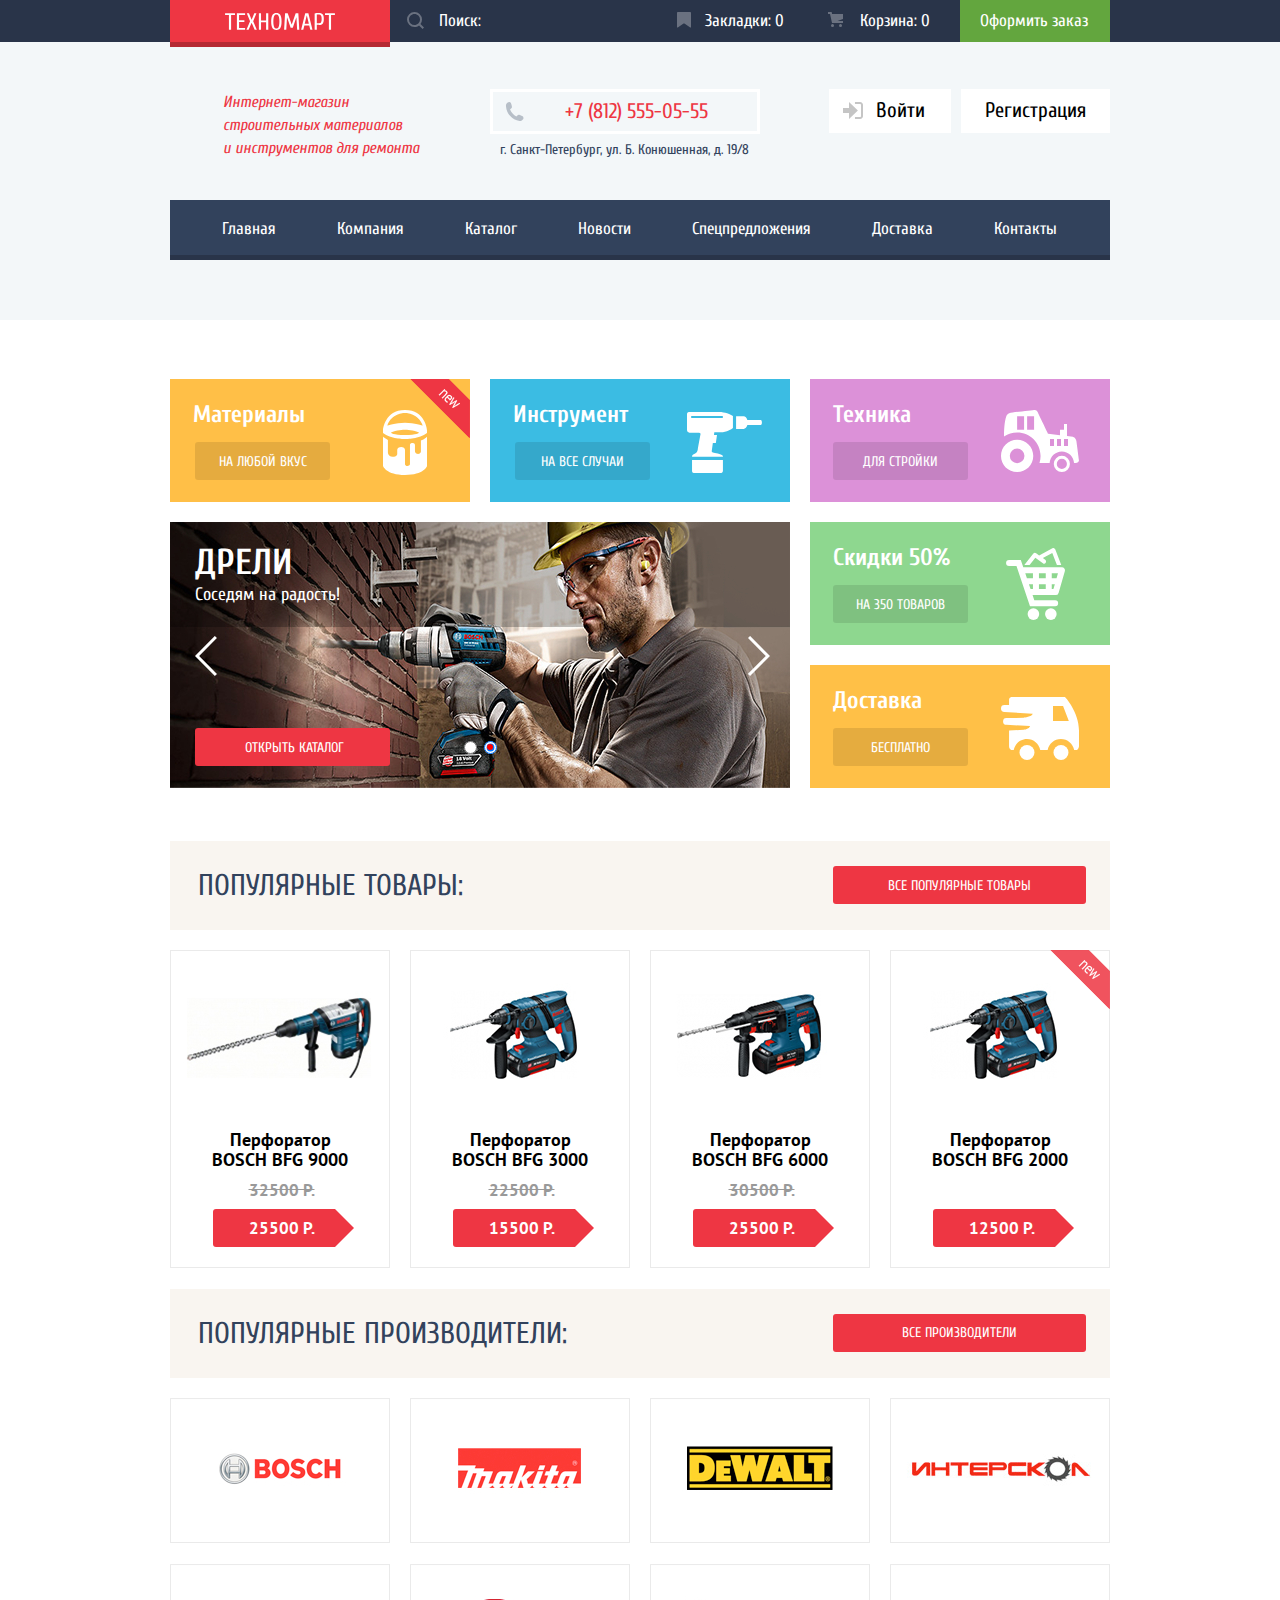
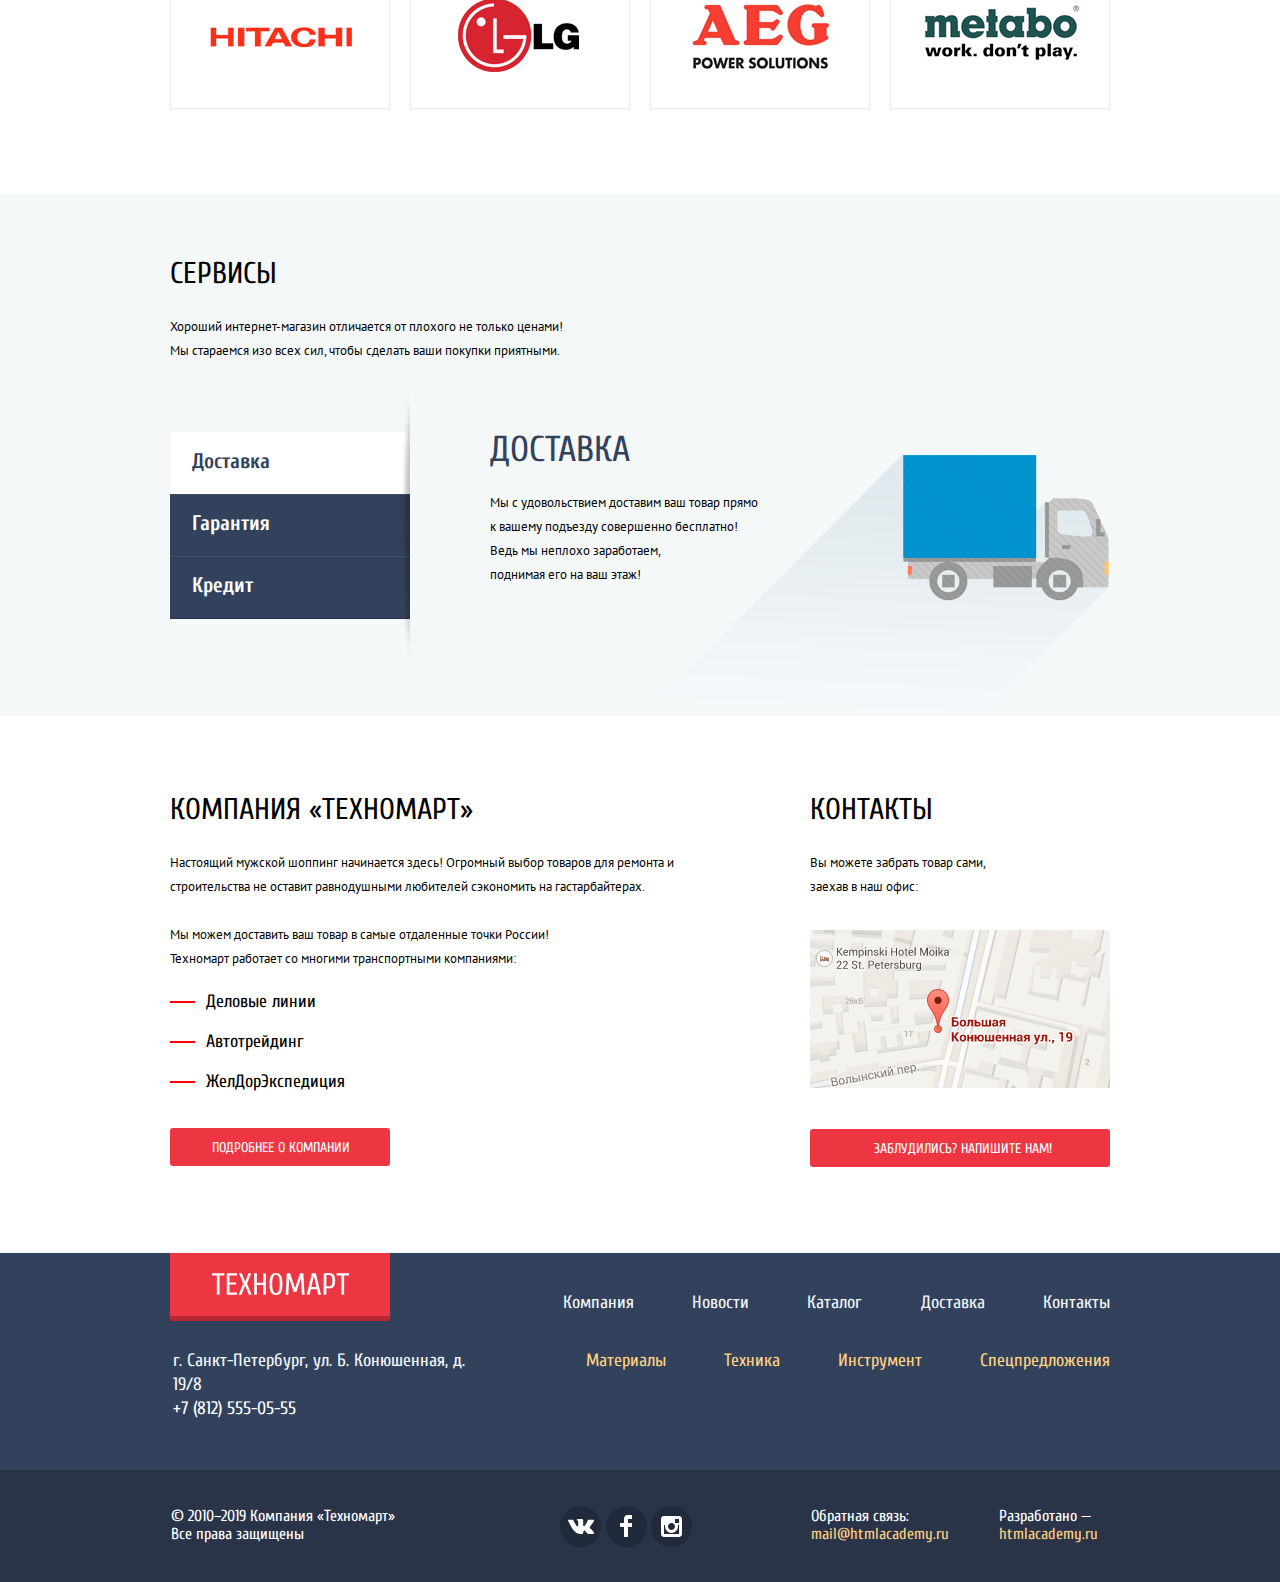
<file: index.html>
<!DOCTYPE html>
<html lang="ru">
  <head>
    <meta charset="utf-8" />
    <title>HTML Academy: Техномарт</title>
    <link
      href="https://fonts.googleapis.com/css?family=Cuprum:400,400i,700,700i&display=swap&subset=cyrillic"
      rel="stylesheet"
    />
    <link
      href="https://fonts.googleapis.com/css?family=PT+Sans:400,700&display=swap&subset=cyrillic"
      rel="stylesheet"
    />
    <link href="css/normalize.css" rel="stylesheet" />
    <link href="css/style.min.css" rel="stylesheet" />
  </head>
  <body>
    <header class="page-header">
      <div class="page-header__topbar topbar">
        <div class="topbar__info-wrapper">
          <p class="page-header__company-logo company-logo">
            <a class="company-logo__link"><span class="visually-hidden">Техномарт</span></a>
          </p>

          <form
            class="page-header__search search"
            method="get"
            action="https://echo.htmlacademy.ru"
          >
            <label class="visually-hidden" for="search">
              Поиск
            </label>
            <input
              class="search__input"
              type="search"
              id="search"
              name="search"
              placeholder="Поиск:"
            />
            <svg xmlns="http://www.w3.org/2000/svg" width="17" height="17" viewBox="0 0 17 17">
              <path fill="#ffffff" d="M17 15.586l-3.542-3.542A7.465 7.465 0 0 0 15 7.5 7.5 7.5 0 1 0 7.5
              15c1.71 0 3.282-.579 4.544-1.542L15.586 17 17 15.586zM2 7.5C2 4.467 4.467 2 7.5 2 10.532 2 13
              4.467 13 7.5c0 3.032-2.468 5.5-5.5 5.5A5.506 5.506 0 0 1 2 7.5z"/>
            </svg>
          </form>

          <p class="page-header__bookmarks bookmarks">
            <a class="bookmarks__link" href="">
              <svg xmlns="http://www.w3.org/2000/svg" width="14" height="16" viewBox="0 0 14 16">
                <path fill="#ffffff" d="M14 15c0 .55-.368.741-.818.426l-5.363-3.765c-.45-.315-1.187-.315-1.637
                0L.818 15.426C.368 15.741 0 15.55 0 15V1c0-.55.45-1 1-1h12c.55 0 1 .45 1 1v14z"/>
              </svg>
              Закладки: <span class="bookmarks__count">0</span>
            </a>
          </p>

          <p class="page-header__cart cart">
            <a class="cart__link" href="">
              <svg xmlns="http://www.w3.org/2000/svg" width="15" height="15" viewBox="0 0 15 15">
                <circle fill="#ffffff" cx="4.5" cy="13.5" r="1.5"/>
                <circle fill="#ffffff" cx="12.5" cy="13.5" r="1.5"/>
                <path fill="#ffffff" d="M15 2H4.07l-.422-2H0v2h2.031l1.985 9H15V9H9.441L15 6.951z"/>
              </svg>
              Корзина: <span class="cart__count">0</span>
            </a>
          </p>

          <p class="page-header__order order">
            <a class="order__link" href="">Оформить заказ</a>
          </p>
        </div>
      </div>
      
      <div class="page-header__info">
        <p class="page-header__description">Интернет-магазин
          строительных материалов
          и инструментов для ремонта
        </p>

        <div class="page-header__company-info company-info">
          <p class="company-info__phone phone">
            <a class="phone__link" href="tel:+78125550555">+7 (812) 555-05-55</a>
          </p>
          <address class="company-info__address">
            г. Санкт-Петербург, ул. Б. Конюшенная, д. 19/8
          </address>
        </div>

        <div class="page-header__user user">
          <div class="page-header__user-wrapper">
            <p class="user__login login">
              <a class="login__link" href="">
                <svg xmlns="http://www.w3.org/2000/svg" width="20" height="17" viewBox="0 0 20 17">
                  <path fill="#c5c5c5" d="M14.875 8.5L6 0v6H0v5h6v6z"/>
                  <path fill="#c5c5c5" d="M16.986 15.01h-5.027V17h5.027c2.178 0 
                  3.004-1.81 3.029-3.026V3.028C19.99 1.811 19.164 0 16.986 0h-5.027v1.99h5.027c.839 
                  0 .992.681 1.01 1.057v10.904c-.017.376-.171 1.059-1.01 1.059z"/>
                </svg>
                Войти
              </a>
            </p>
            <p class="user__signup signup">
              <a class="signup__link" href="">Регистрация</a>
            </p>
          </div>
        </div>
      </div>

      <nav class="page-header__header-navbar header-navbar">
        <ul class="header-navbar__list">
          <li class="header-navbar__item">
            <a class="header-navbar__link">Главная</a>
          </li>
          <li class="header-navbar__item">
            <a class="header-navbar__link" href="">Компания</a>
          </li>
          <li class="header-navbar__item">
            <a class="header-navbar__link" href="catalog.html">Каталог</a>
          </li>
          <li class="header-navbar__item">
            <a class="header-navbar__link" href="">Новости</a>
          </li>
          <li class="header-navbar__item">
            <a class="header-navbar__link" href="">Спецпредложения</a>
          </li>
          <li class="header-navbar__item">
            <a class="header-navbar__link" href="">Доставка</a>
          </li>
          <li class="header-navbar__item">
            <a class="header-navbar__link" href="">Контакты</a>
          </li>
        </ul>
      </nav>
    </header>

    <main class="page-content">
      <div class="page-content__wrapper">
        <h1 class="page-content__header visually-hidden">Техномарт</h1>

        <section class="page-content__popular-sections popular-sections">
          <h2 class="popular-sections__title visually-hidden">
            Популярные разделы сайта
          </h2>

          <div class="popular-sections__column">
            <div class="popular-sections__materials-section materials-section">
              <h3 class="popular-sections__title materials-section__title">
                Материалы
              </h3>
              <a class="button button--grey materials-section__link" href="">
                На любой вкус
              </a>
              <div class="new-ribbon new-ribbon--active"></div>
            </div>
            <div class="popular-sections__tools-section tools-section">
              <h3 class="popular-sections__title tools-section__title">
                Инструмент
              </h3>
              <a class="button button--grey tools-section__link" href="">
                На все случаи
              </a>
            </div>
            <div class="popular-sections__tools-slider tools-slider">
              <h3 class="tools-slider__title visually-hidden">
                Типы инструментов
              </h3>

              <div class="tools-slider__items">
                <div class="tools-slide tools-slide--1">
                  <img
                    class="tools-slide__image"
                    src="img/perforators.jpg"
                    width="620"
                    height="266"
                    alt="Перфораторы"
                  />
                  <div class="tools-slide__info">
                    <h3 class="tools-slide__title">Перфораторы</h3>
                    <p class="tools-slide__description">
                      Настоящие мужские игрушки
                    </p>
                  </div>
                </div>

                <div class="tools-slide tools-slide--2 tools-slide--active">
                  <img
                    class="tools-slide__image"
                    src="img/drills.jpg"
                    width="620"
                    height="266"
                    alt="Дрели"
                  />
                  <div class="tools-slide__info">
                    <h3 class="tools-slide__title">Дрели</h3>
                    <p class="tools-slide__description">Соседям на радость!</p>
                  </div>
                </div>
              </div>

              <div class="tools-slider__controls">
                <div class="tools-slider__buttons">
                  <button
                    class="button tools-slider__button-previous"
                    type="button"
                  >
                    <span class="visually-hidden">Назад</span>
                  </button>
                  <button
                    class="button tools-slider__button-next"
                    type="button"
                  >
                    <span class="visually-hidden">Вперед</span>
                  </button>
                </div>
                <a
                  class="button button--red tools-slider__link"
                  href="catalog.html"
                >
                  Открыть каталог
                </a>
                <div class="tools-slider__bullets">
                  <input
                    type="radio"
                    name="tools-slider"
                    id="tools-drills-radio"
                    class="tools-slider__radio"
                  />
                  <label
                    for="tools-drills-radio"
                    class="tools-slider__bullet tools-slider__bullet--1 visually-hidden"
                  >
                    Дрели
                  </label>
                  <input
                    type="radio"
                    name="tools-slider"
                    id="tools-perforators-radio"
                    class="tools-slider__radio"
                    checked
                  />
                  <label
                    for="tools-perforators-radio"
                    class="tools-slider__bullet tools-slider__bullet--2 visually-hidden"
                  >
                    Перфораторы
                  </label>
                </div>
              </div>
            </div>
          </div>

          <div class="popular-sections__column">
            <div class="popular-sections__equipment-section equipment-section">
              <h3 class="popular-sections__title equipment-section__title">
                Техника
              </h3>
              <a class="button button--grey equipment-section__link" href="">
                Для стройки
              </a>
            </div>
            <div class="popular-sections__discounts-section discounts-section">
              <h3 class="popular-sections__title discounts-section__title">
                Скидки 50%
              </h3>
              <a class="button button--grey discounts-section__link" href="">
                На 350 товаров
              </a>
            </div>
            <div class="popular-sections__shipment-section shipment-section">
              <h3 class="popular-sections__title shipment-section__title">
                Доставка
              </h3>
              <a class="button button--grey shipment-section__link" href="">
                Бесплатно
              </a>
            </div>
          </div>
        </section>

        <section class="page-content__popular-products popular-products">
          <div class="popular-products__top-bar">
            <h2 class="popular-products__title">
              Популярные товары:
            </h2>
            <a class="button button--red popular-products__button" href="">
              Все популярные товары
            </a>
          </div>

          <ul class="popular-products__list">
            <li class="popular-products__product product">
              <a class="product__link" href="">
                <p class="product__title">Перфоратор BOSCH BFG 9000</p>
                <img
                  class="product__image"
                  src="img/perforator-bosch-bfg-9000.jpg"
                  width="218"
                  height="170"
                  alt="Перфоратор BOSCH BFG 9000"
                />
                <s class="product__old-price">32500 Р.</s>
                <p class="product__new-price">25500 Р.</p>
              </a>
              <div class="product__buttons">
                <button class="button product__button-buy" type="button">
                  Купить
                </button>
                <button class="button product__button-bookmarks" type="button">
                  В закладки
                </button>
              </div>
              <div class="new-ribbon"></div>
            </li>
            <li class="popular-products__product product">
              <a class="product__link" href="">
                <p class="product__title">Перфоратор BOSCH BFG 3000</p>
                <img
                  class="product__image"
                  src="img/perforator-bosch-bfg-2000-3000.jpg"
                  width="218"
                  height="170"
                  alt="Перфоратор BOSCH BFG 3000"
                />
                <s class="product__old-price">22500 Р.</s>
                <p class="product__new-price">15500 Р.</p>
              </a>
              <div class="product__buttons">
                <button class="button product__button-buy" type="button">
                  Купить
                </button>
                <button class="button product__button-bookmarks" type="button">
                  В закладки
                </button>
              </div>
              <div class="new-ribbon"></div>
            </li>
            <li class="popular-products__product product">
              <a class="product__link" href="">
                <p class="product__title">Перфоратор BOSCH BFG 6000</p>
                <img
                  class="product__image"
                  src="img/perforator-bosch-bfg-6000.jpg"
                  width="218"
                  height="170"
                  alt="Перфоратор BOSCH BFG 6000"
                />
                <s class="product__old-price">30500 Р.</s>
                <p class="product__new-price">25500 Р.</p>
              </a>
              <div class="product__buttons">
                <button class="button product__button-buy" type="button">
                  Купить
                </button>
                <button class="button product__button-bookmarks" type="button">
                  В закладки
                </button>
              </div>
              <div class="new-ribbon"></div>
            </li>
            <li class="popular-products__product product">
              <a class="product__link" href="">
                <p class="product__title">Перфоратор BOSCH BFG 2000</p>
                <img
                  class="product__image"
                  src="img/perforator-bosch-bfg-2000-3000.jpg"
                  width="218"
                  height="170"
                  alt="Перфоратор BOSCH BFG 2000"
                />
                <p class="product__new-price">12500 Р.</p>
              </a>
              <div class="product__buttons">
                <button class="button product__button-buy" type="button">
                  Купить
                </button>
                <button class="button product__button-bookmarks" type="button">
                  В закладки
                </button>
              </div>
              <div class="new-ribbon new-ribbon--active"></div>
            </li>
          </ul>
        </section>

        <section
          class="page-content__popular-manufacturers popular-manufacturers"
        >
          <div class="popular-manufacturers__top-bar">
            <h2 class="popular-manufacturers__title">
              Популярные производители:
            </h2>
            <a class="button button--red popular-manufacturers__button" href="">
              Все производители
            </a>
          </div>

          <ul class="popular-manufacturers__list">
            <li class="popular-manufacturers__item">
              <a class="popular-manufacturers__link" href="">
                <img
                  class="popular-manufacturers__image"
                  src="img/logo-bosch.jpg"
                  width="220"
                  height="145"
                  alt="Компания Bosch"
                />
              </a>
            </li>
            <li class="popular-manufacturers__item">
              <a class="popular-manufacturers__link" href="">
                <img
                  class="popular-manufacturers__image"
                  src="img/logo-makita.jpg"
                  width="220"
                  height="145"
                  alt="Компания Makita"
                />
              </a>
            </li>
            <li class="popular-manufacturers__item">
              <a class="popular-manufacturers__link" href="">
                <img
                  class="popular-manufacturers__image"
                  src="img/logo-dewalt.jpg"
                  width="220"
                  height="145"
                  alt="Компания DeWALT"
                />
              </a>
            </li>
            <li class="popular-manufacturers__item">
              <a class="popular-manufacturers__link" href="">
                <img
                  class="popular-manufacturers__image"
                  src="img/logo-interskol.jpg"
                  width="220"
                  height="145"
                  alt="Компания Интерскол"
                />
              </a>
            </li>
            <li class="popular-manufacturers__item">
              <a class="popular-manufacturers__link" href="">
                <img
                  class="popular-manufacturers__image"
                  src="img/logo-hitachi.jpg"
                  width="220"
                  height="145"
                  alt="Компания Hitachi"
                />
              </a>
            </li>
            <li class="popular-manufacturers__item">
              <a class="popular-manufacturers__link" href="">
                <img
                  class="popular-manufacturers__image"
                  src="img/logo-lg.jpg"
                  width="220"
                  height="145"
                  alt="Компания LG"
                />
              </a>
            </li>
            <li class="popular-manufacturers__item">
              <a class="popular-manufacturers__link" href="">
                <img
                  class="popular-manufacturers__image"
                  src="img/logo-aeg.jpg"
                  width="220"
                  height="145"
                  alt="Компания AEG"
                />
              </a>
            </li>
            <li class="popular-manufacturers__item">
              <a class="popular-manufacturers__link" href="">
                <img
                  class="popular-manufacturers__image"
                  src="img/logo-metabo.jpg"
                  width="220"
                  height="145"
                  alt="Компания Metabo"
                />
              </a>
            </li>
          </ul>
        </section>
      </div>

      <div class="page-content__services-wrapper">
        <section class="page-content__company-services company-services">
          <h2 class="company-services__title">Сервисы</h2>
          <p class="company-services__description">
            Хороший интернет-магазин отличается от плохого не только ценами!
          </p>
          <p class="company-services__description">
            Мы стараемся изо всех сил, чтобы сделать ваши покупки приятными.
          </p>

          <div class="company-services__services-slider services-slider">
            <ul class="services-slider__list">
              <li
                class="services-slider__bullet
                services-slider__shipment-bullet
                services-slider__bullet--active"
              >
                <input
                  type="radio"
                  name="services-slider"
                  id="service-shipment-radio"
                  class="visually-hidden services-slider__radio"
                  checked
                />
                <label
                  for="service-shipment-radio"
                  class="services-slider__label services-slider__label--1"
                >
                  Доставка
                </label>
              </li>
              <li class="services-slider__bullet services-slider__warranty-bullet">
                <input
                  type="radio"
                  name="services-slider"
                  id="service-warranty-radio"
                  class="visually-hidden services-slider__radio"
                />
                <label
                  for="service-warranty-radio"
                  class="services-slider__label services-slider__label--2"
                >
                  Гарантия
                </label>
              </li>
              <li class="services-slider__bullet services-slider__credit-bullet">
                <input
                  type="radio"
                  name="services-slider"
                  id="service-credit-radio"
                  class="visually-hidden services-slider__radio"
                />
                <label
                  for="service-credit-radio"
                  class="services-slider__label services-slider__label--3"
                >
                  Кредит
                </label>
              </li>
            </ul>

            <div class="services-slider__content">
              <div class="services-slide services-slide--1 services-slide--active">
                <h3 class="services-slide__title">
                  Доставка
                </h3>
                <p class="services-slide__description">
                  Мы с удовольствием доставим ваш товар прямо<br>
                  к вашему подъезду совершенно бесплатно!
                  Ведь мы неплохо заработаем,<br>
                  поднимая его на ваш этаж!
                </p>
              </div>

              <div class="services-slide services-slide--2">
                <h3 class="services-slide__title">
                  Гарантия
                </h3>
                <p class="services-slide__description">
                  Если купленный у нас товар поломается или заискрит,<br>
                  а также в случае пожара, спровоцированного его возгоранием,
                  вы всегда можете быть уверены в нашей гарантии. Мы обменяем
                  сгоревший товар на новый.<br>
                  Дом уж восстановите как-нибудь сами.
                </p>
              </div>

              <div class="services-slide services-slide--3">
                <h3 class="services-slide__title">
                  Кредит
                </h3>
                <p class="services-slide__description">
                  Залезть в долговую яму стало проще!<br>
                  Кредитные консультанты придут вам на помощь.
                </p>
                <a class="button button--red services-slide__button" href="">
                  Отправить заявку
                </a>
              </div>
            </div>
          </div>
        </section>
      </div>

      <div class="page-content__wrapper">
        <div class="page-content__sections-wrapper">
          <section class="page-content__company-desc company-desc">
            <h2 class="company-desc__title">Компания «Техномарт»</h2>
            <p class="company-desc__description">
              Настоящий мужской шоппинг начинается здесь! Огромный выбор товаров
              для ремонта и строительства не оставит равнодушными любителей
              сэкономить на гастарбайтерах.
            </p>
            <p class="company-desc__description">
              Мы можем доставить ваш товар в самые отдаленные точки России!
            </p>
            <p class="company-desc__description">
              Техномарт работает со многими транспортными компаниями:
            </p>
            <ul
              class="company-desc__transport-company-list transport-company-list"
            >
              <li class="transport-company-list__item">
                Деловые линии
              </li>
              <li class="transport-company-list__item">
                Автотрейдинг
              </li>
              <li class="transport-company-list__item">
                ЖелДорЭкспедиция
              </li>
            </ul>
            <a
              class="button button--red company-desc__button"
              href="about.html"
            >
              Подробнее о компании
            </a>
          </section>

          <section class="page-content__company-contacts company-contacts">
            <h2 class="company-contacts__title">Контакты</h2>
            <p class="company-contacts__description">
              Вы можете забрать товар сами, заехав в наш офис:
            </p>
            <a
              class="company-contacts__map-link"
              href="https://yandex.ru/maps/-/CGr2nN4-"
            >
              <img
                class="company-contacts__map-image"
                src="img/map.png"
                width="300"
                height="158"
                alt="Офис компании по адресу улица Большая Конюшенная, дом 19/8, Санкт-Петербург"
              />
            </a>
            <a
              class="button button--red company-contacts__button"
              href="writeus.html"
            >
              Заблудились? Напишите нам!
            </a>
          </section>
        </div>
      </div>
    </main>

    <footer class="page-footer">
      <div class="page-footer__top-bar">
        <div class="page-footer__column">
          <p class="page-footer__company-logo company-logo">
            <a class="company-logo__link"><span class="visually-hidden">Техномарт</span></a>
          </p>

          <div class="page-footer__company-info company-info">
            <address class="company-info__address">
              г. Санкт-Петербург, ул. Б. Конюшенная, д. 19/8
            </address>
            <p class="company-info__phone">
              <a class="phone__link" href="tel:+78125550555">+7 (812) 555-05-55</a>
            </p>
          </div>
        </div>
        <div class="page-footer__column">
          <ul class="page-footer__footer-navbar-top footer-navbar-top">
            <li class="footer-navbar-top__item">
              <a class="footer-navbar-top__link" href="">Компания</a>
            </li>
            <li class="footer-navbar-top__item">
              <a class="footer-navbar-top__link" href="">Новости</a>
            </li>
            <li class="footer-navbar-top__item">
              <a class="footer-navbar-top__link" href="catalog.html">
                Каталог
              </a>
            </li>
            <li class="footer-navbar-top__item">
              <a class="footer-navbar-top__link" href="">Доставка</a>
            </li>
            <li class="footer-navbar-top__item">
              <a class="footer-navbar-top__link" href="">Контакты</a>
            </li>
          </ul>

          <ul class="page-footer__footer-navbar-bottom footer-navbar-bottom">
            <li class="footer-navbar-bottom__item">
              <a class="footer-navbar-bottom__link" href="">Материалы</a>
            </li>
            <li class="footer-navbar-bottom__item">
              <a class="footer-navbar-bottom__link" href="">Техника</a>
            </li>
            <li class="footer-navbar-bottom__item">
              <a class="footer-navbar-bottom__link" href="">Инструмент</a>
            </li>
            <li class="footer-navbar-bottom__item">
              <a class="footer-navbar-bottom__link" href="">
                Спецпредложения
              </a>
            </li>
          </ul>
        </div>
      </div>

      <div class="page-footer__bottom-bar">
        <div class="page-footer__wrapper">
          <div class="page-footer__copyright copyright">
            <p class="copyright__text">© 2010–2019 Компания «Техномарт»</p>
            <p class="copyright__text">Все права защищены</p>
          </div>

          <ul class="page-footer__socials socials">
            <li class="socials__item">
              <a class="socials__link" href="">
                <span class="visually-hidden">Вконтакте</span>
                <svg xmlns="http://www.w3.org/2000/svg" width="26" height="15" viewBox="0 0 26 15">
                  <path fill="#FFF" d="M16.138 11.51c.956-.309 2.18 2.04 3.483 2.939.978.681 1.727.534
                  1.727.534l3.473-.05s1.815-.112.957-1.554c-.071-.12-.503-1.069-2.585-3.022-2.177-2.043-1.882-1.712.739-5.244 1.597-2.153 2.236-3.468
                  2.036-4.028-.192-.539-1.365-.399-1.365-.399L20.69.713c-.381.001-.704.119-.851.515-.003.004-.621 1.666-1.445 3.079-1.741 2.989-2.436 3.148-2.724
                  2.961-.661-.433-.494-1.737-.494-2.664
                  0-2.897.432-4.105-.846-4.417-.427-.104-.739-.172-1.828-.182-1.392-.021-2.574
                  0-3.244.329-.445.223-.786.712-.579.74.26.035.843.16 1.155.586.401.552.389 1.789.389 1.789s.229 3.411-.54
                  3.834c-.528.29-1.25-.302-2.803-3.016-.793-1.388-1.392-2.922-1.392-2.922s-.116-.285-.326-.441c-.25-.185-.6-.244-.6-.244L.848.684S.29.7.085.946c-.182.218-.015.668-.015.668s2.909
                  6.881 6.203 10.347c3.02 3.182 6.452 2.971 6.452 2.971h1.555s.469-.054.709-.312c.224-.24.214-.691.214-.691s-.031-2.109.935-2.419z"/>
                </svg>
              </a>
            </li>
            <li class="socials__item">
              <a class="socials__link" href="">
                <span class="visually-hidden">Фейсбук</span>
                <svg xmlns="http://www.w3.org/2000/svg" width="12" height="22" viewBox="0 0 12 22">
                  <path fill="#FFF" d="M12 4V0H8a4 4 0 0 0-4 4v4H0v4h4v10h4V12h4V8H8V4h4z"/>
                </svg>
              </a>
            </li>
            <li class="socials__item">
              <a class="socials__link" href="">
                <span class="visually-hidden">Инстаграм</span>
                <svg xmlns="http://www.w3.org/2000/svg" width="21" height="21" viewBox="0 0 21 21">
                  <path fill="#FFF" d="M18 0H3C1.35 0 0 1.35 0 3v15c0 1.65 1.35 3 3 3h15c1.65 0 3-1.35 3-3V3c0-1.65-1.35-3-3-3zm-7.5
                  7c1.93 0 3.5 1.57 3.5 3.5S12.43 14 10.5 14 7 12.43 7 10.5 8.57 7 10.5 7zM18 18H3V9h1.181A6.504 6.504
                  0 0 0 4 10.5a6.5 6.5 0 1 0 13 0 6.45 6.45 0 0 0-.181-1.5H18v9zm0-11h-4V3h4v4z"/>
                </svg>
              </a>
            </li>
          </ul>

          <p class="page-footer__feedback feedback">
            Обратная связь:
            <a class="feedback__email" href="mailto:mail@htmlacademy.ru">
              mail@htmlacademy.ru
            </a>
          </p>

          <p class="page-footer__site-developer site-developer">
            Разработано —
            <a
              class="site-developer__link"
              href="https://htmlacademy.ru/intensive/htmlcss"
            >
              htmlacademy.ru
            </a>
          </p>
        </div>
      </div>
    </footer>
    <section class="popup popup-map">
      <h2 class="visually-hidden">Как до нас добраться</h2>
      <iframe class="popup-map__interactive-map"
        src="https://yandex.ru/map-widget/v1/-/CGDg68JM" width="940" height="447">
      </iframe>
      <img
        class="popup-map__image"
        src="img/map-popup.png"
        width="940"
        height="447"
        alt="Офис компании по адресу улица Большая Конюшенная, дом 19/8, Санкт-Петербург"
      />
      <button class="button button-close" type="button">
        <svg height="21" viewBox="0 0 21 21" width="21" xmlns="http://www.w3.org/2000/svg">
          <path d="m13.273 10.5 7.422-7.422c.389-.389.389-1.025 0-1.414l-1.359-1.359c-.389-.389-1.025-.389-1.414 0l-7.422
          7.422-7.422-7.422c-.389-.389-1.025-.389-1.414 0l-1.359 1.359c-.389.389-.389 1.025 0 1.414l7.422 7.422-7.421
          7.422c-.389.389-.389 1.025 0 1.414l1.359 1.359c.389.389 1.025.389 1.414 0l7.422-7.422 7.422 7.422c.389.389
          1.025.389 1.414 0l1.359-1.359c.389-.389.389-1.025 0-1.414z" fill="#ee3643"/>
        </svg>
        <span class="visually-hidden">Закрыть</span>
      </button>
    </section>
    
    <section class="popup popup-write-us">
      <h2 class="visually-hidden">Напишите нам</h2>
      <form
        class="popup-write-us__write-us-form write-us-form"
        method="post"
        action="https://echo.htmlacademy.ru"
      >
        <div class="write-us-form__wrapper">
          <div class="write-us-form__item">
            <label class="write-us-form__label" for="username">Ваше имя:</label>
            <input
              class="write-us-form__input"
              id="username"
              type="text"
              name="username"
              placeholder="Имя Фамилия"
            />
          </div>
          <div class="write-us-form__item">
            <label class="write-us-form__label" for="email">Ваш e-mail:</label>
            <input
              class="write-us-form__input"
              id="email"
              type="email"
              name="email"
              placeholder="email@example.com"
            />
          </div>
          <div class="write-us-form__item">
            <label class="write-us-form__label" for="message">Текст письма:</label>
            <textarea
              class="write-us-form__textarea"
              id="message"
              name="message"
              placeholder="В свободной форме"
            ></textarea>
          </div>
        </div>
        
        <div class="write-us-button-wrapper">
          <button class="button button--red button-write-us" type="submit">Отправить</button>
        </div>
        
      </form>
      <button class="button button-close" type="button">
        <svg height="21" viewBox="0 0 21 21" width="21" xmlns="http://www.w3.org/2000/svg">
          <path d="m13.273 10.5 7.422-7.422c.389-.389.389-1.025 0-1.414l-1.359-1.359c-.389-.389-1.025-.389-1.414 0l-7.422
          7.422-7.422-7.422c-.389-.389-1.025-.389-1.414 0l-1.359 1.359c-.389.389-.389 1.025 0 1.414l7.422 7.422-7.421
          7.422c-.389.389-.389 1.025 0 1.414l1.359 1.359c.389.389 1.025.389 1.414 0l7.422-7.422 7.422 7.422c.389.389
          1.025.389 1.414 0l1.359-1.359c.389-.389.389-1.025 0-1.414z" fill="#ee3643"/>
        </svg>
        <span class="visually-hidden">Закрыть</span>
      </button>
    </section>

    <script src="js/index.min.js"></script>
  </body>
</html>
</file>
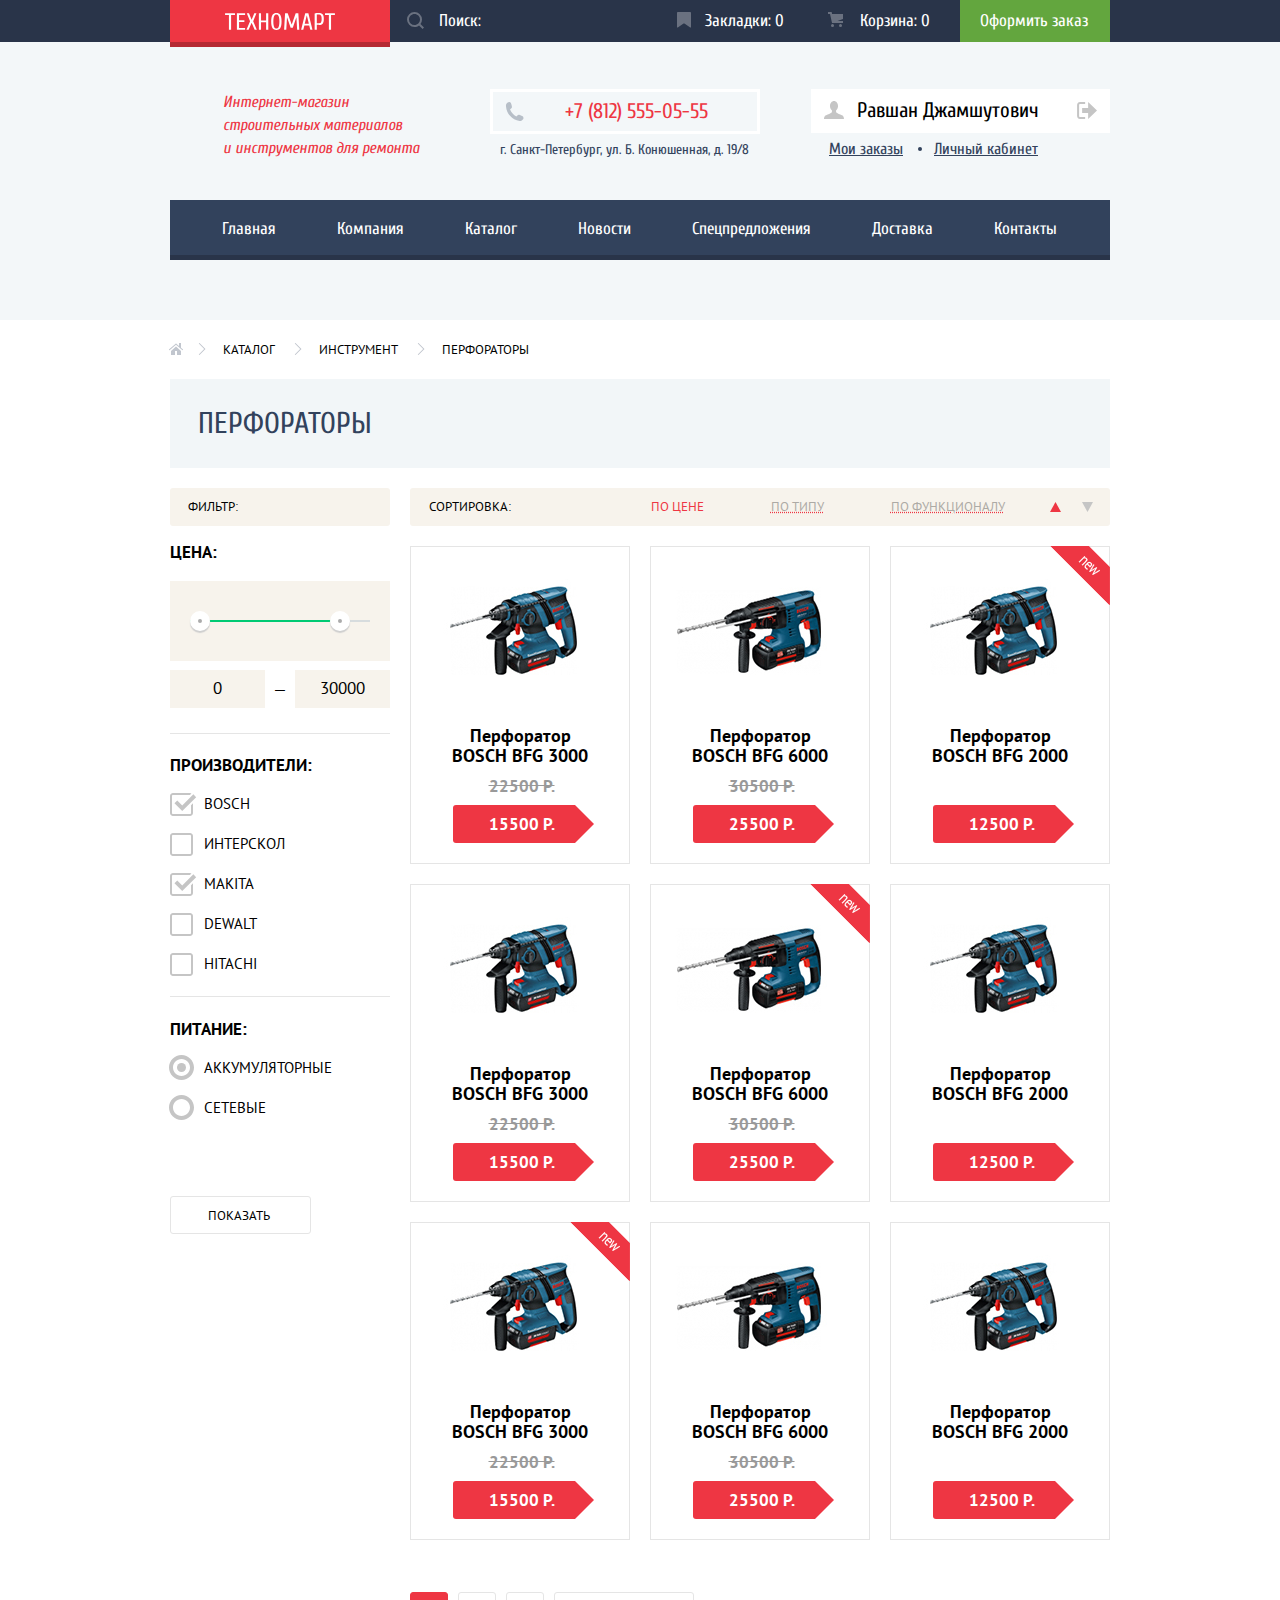
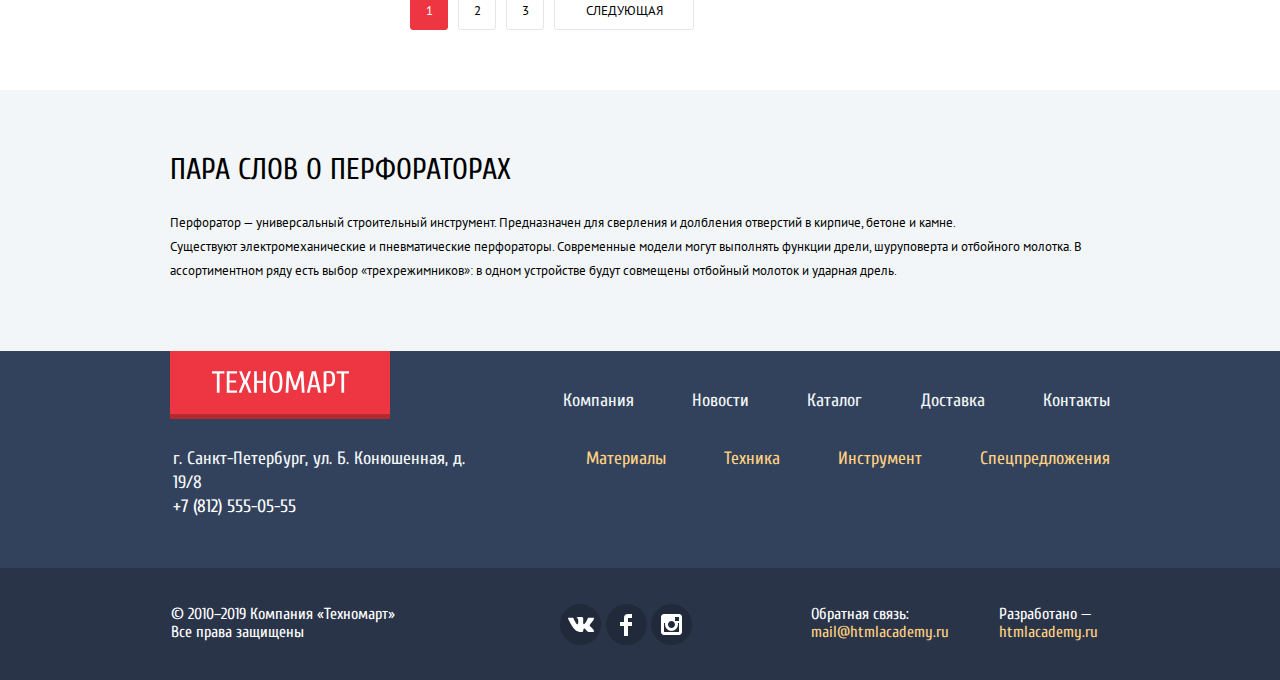
<file: catalog.html>
<!DOCTYPE html>
<html lang="ru">
  <head>
    <meta charset="utf-8" />
    <title>Перфораторы / HTML Academy: Техномарт</title>
    <link
      href="https://fonts.googleapis.com/css?family=Cuprum:400,400i,700,700i&display=swap&subset=cyrillic"
      rel="stylesheet"
    />
    <link
      href="https://fonts.googleapis.com/css?family=PT+Sans:400,700&display=swap&subset=cyrillic"
      rel="stylesheet"
    />
    <link href="css/normalize.css" rel="stylesheet" />
    <link href="css/style.min.css" rel="stylesheet" />
  </head>
  <body>
    <header class="page-header">
      <div class="page-header__topbar topbar">
        <div class="topbar__info-wrapper">
          <p class="page-header__company-logo company-logo">
            <a class="company-logo__link" href="index.html"><span class="visually-hidden">Техномарт</span></a>
          </p>

          <form
            class="page-header__search search"
            method="get"
            action="https://echo.htmlacademy.ru"
          >
            <label class="visually-hidden" for="search">
              Поиск
            </label>
            <input
              class="search__input"
              type="search"
              id="search"
              name="search"
              placeholder="Поиск:"
            />
            <svg xmlns="http://www.w3.org/2000/svg" width="17" height="17" viewBox="0 0 17 17">
              <path fill="#ffffff" d="M17 15.586l-3.542-3.542A7.465 7.465 0 0 0 15 7.5 7.5 7.5 0 1 0 7.5
              15c1.71 0 3.282-.579 4.544-1.542L15.586 17 17 15.586zM2 7.5C2 4.467 4.467 2 7.5 2 10.532 2 13
              4.467 13 7.5c0 3.032-2.468 5.5-5.5 5.5A5.506 5.506 0 0 1 2 7.5z"/>
            </svg>
          </form>

          <p class="page-header__bookmarks bookmarks">
            <a class="bookmarks__link" href="">
              <svg xmlns="http://www.w3.org/2000/svg" width="14" height="16" viewBox="0 0 14 16">
                <path fill="#ffffff" d="M14 15c0 .55-.368.741-.818.426l-5.363-3.765c-.45-.315-1.187-.315-1.637
                0L.818 15.426C.368 15.741 0 15.55 0 15V1c0-.55.45-1 1-1h12c.55 0 1 .45 1 1v14z"/>
              </svg>
              Закладки: <span class="bookmarks__count">0</span>
            </a>
          </p>

          <p class="page-header__cart cart">
            <a class="cart__link" href="">
              <svg xmlns="http://www.w3.org/2000/svg" width="15" height="15" viewBox="0 0 15 15">
                <circle fill="#ffffff" cx="4.5" cy="13.5" r="1.5"/>
                <circle fill="#ffffff" cx="12.5" cy="13.5" r="1.5"/>
                <path fill="#ffffff" d="M15 2H4.07l-.422-2H0v2h2.031l1.985 9H15V9H9.441L15 6.951z"/>
              </svg>
              Корзина: <span class="cart__count">0</span>
            </a>
          </p>

          <p class="page-header__order order">
            <a class="order__link" href="">Оформить заказ</a>
          </p>
        </div>
      </div>
      <div class="page-header__info">
        <p class="page-header__description">Интернет-магазин
          строительных материалов
          и инструментов для ремонта
        </p>

        <div class="page-header__company-info company-info">
          <p class="company-info__phone">
              <a class="phone__link" href="tel:+78125550555">+7 (812) 555-05-55</a>
          </p>
          <address class="company-info__address">
            г. Санкт-Петербург, ул. Б. Конюшенная, д. 19/8
          </address>
        </div>

        <div class="page-header__user page-header__user--logged user">
          <div
            class="page-header__user-wrapper page-header__user-wrapper--logged"
          >
            <p class="user__username username">
              <a class="username__link" href="profile.html">
                <svg xmlns="http://www.w3.org/2000/svg" width="20" height="18" viewBox="0 0 20 18">
                  <path fill="#c5c5c5" d="M17.881 14.166c-2.144-.735-4.256-1.666-5.207-2.39-.657-.501-.77-1.618-.517-2.415
                  1.118-.903 1.864-2.477 1.864-4.278C14.021 2.276 12.221 0 10 0S5.979 2.276 5.979 5.083c0 1.801.746 3.374
                  1.863 4.277.253.798.141 1.915-.517 2.416-.95.724-3.063 1.654-5.207 2.39S0 18 0 18h20s.025-3.099-2.119-3.834z"/>
              </svg>
              <span>Равшан Джамшутович</span>
              </a>
            </p>
            <p class="user__logout logout">
              <a class="logout__link" href="logout.html">
                <svg xmlns="http://www.w3.org/2000/svg" width="21" height="17" viewBox="0 0 21 17">
                  <g fill="#c5c5c5"><path fill="#c5c5c5" d="M21 8.5L12.125 0v6h-6v5h6v6z"/>
                    <path fill="#c5c5c5" d="M3.106 13.952V3.048c.018-.376.171-1.057 1.01-1.057h5.027V0H4.116C1.938 0
                    1.112 1.81 1.087 3.027v10.946C1.112 15.189 1.938 17 4.116 17h5.027v-1.99H4.116c-.839 0-.992-.683-1.01-1.058z"/>
                  </g>
                </svg>
                <span class="visually-hidden">Выйти</span>
              </a>
            </p>
          </div>
          <div class="page-header__user-wrapper">
            <p class="user__user-orders user-orders">
              <a class="user-orders__link" href="">Мои заказы</a>
            </p>
            <p class="user__user-account user-account">
              <a class="user-account__link" href="">
                Личный кабинет
              </a>
            </p>
          </div>
        </div>
      </div>
      <nav class="page-header__header-navbar header-navbar">
        <ul class="header-navbar__list">
          <li class="header-navbar__item">
            <a class="header-navbar__link" href="index.html">Главная</a>
          </li>
          <li class="header-navbar__item">
            <a class="header-navbar__link" href="">Компания</a>
          </li>
          <li class="header-navbar__item">
            <a class="header-navbar__link">Каталог</a>
          </li>
          <li class="header-navbar__item">
            <a class="header-navbar__link" href="">Новости</a>
          </li>
          <li class="header-navbar__item">
            <a class="header-navbar__link" href="">Спецпредложения</a>
          </li>
          <li class="header-navbar__item">
            <a class="header-navbar__link" href="">Доставка</a>
          </li>
          <li class="header-navbar__item">
            <a class="header-navbar__link" href="">Контакты</a>
          </li>
        </ul>
      </nav>
    </header>

    <main class="page-content">
      <div class="page-content__wrapper">
        <h1 class="page-content__header">Перфораторы</h1>

        <ul class="page-content__breadcrumbs breadcrumbs">
          <li class="breadcrumbs__item">
            <a class="breadcrumbs__link" href="index.html">
              <svg xmlns="http://www.w3.org/2000/svg" width="15" height="12" viewBox="0 0 15 12">
                <g fill="#C1C6CE"><path d="M3 8v4h4V8h2v4h4V8L8 3.516z"/>
                  <path d="M14.831 6.365L13 4.751V0h-2v2.987L8.332.635c-.02-.017-.043-.023-.064-.037a.465.465
                  0 0 0-.08-.047.551.551 0 0 0-.095-.024C8.062.521 8.032.515 8 .515c-.031 0-.061.006-.092.012a.46.46
                  0 0 0-.095.025c-.028.011-.053.029-.08.046-.021.014-.045.02-.064.037l-6.498 5.73a.501.501 0 0 0
                  .33.875.497.497 0 0 0 .331-.125L8 1.677l6.169 5.438a.501.501 0 0 0 .662-.75z"/>
                </g>
              </svg>
              <span class="visually-hidden">Главная</span>
            </a>
          </li>
          <li class="breadcrumbs__item">
            <a class="breadcrumbs__link" href="">Каталог</a>
          </li>
          <li class="breadcrumbs__item">
            <a class="breadcrumbs__link" href="">Инструмент</a>
          </li>
          <li class="breadcrumbs__item breadcrumbs__item--active">
            Перфораторы
          </li>
        </ul>

        <div class="page-content__catalog-wrapper">
          <section class="page-content__product-filters product-filters">
            <h2 class="product-filters__title">Фильтр:</h2>
            <form
              class="product-filters__form"
              method="get"
              action="https://echo.htmlacademy.ru"
            >
              <fieldset class="product-filters__price-fieldset">
                <legend>Цена:</legend>
                <div class="price-filter__slider-wrapper">
                  <div class="price-filter__slider">
                    <div class="price-filter__slider-controls">
                      <div class="price-filter__slider-scale">
                        <div class="price-filter__slider-bar"></div>   
                      </div>
                      <div class="price-filter__slider-toggle min-toggle"></div>
                      <div class="price-filter__slider-toggle max-toggle"></div>
                    </div>
                  </div>
                </div>

                <p class="price-filter__range-input range-input">
                  <label class="visually-hidden" for="range-input__min">
                    Минимальная цена
                  </label>
                  <input
                    class="range-input__min"
                    id="range-input__min"
                    type="text"
                    name="min-price"
                    value="0"
                  />
                  <span>—</span>
                  <label class="visually-hidden" for="range-input__max">
                    Максимальная цена
                  </label>
                  <input
                    class="range-input__max"
                    id="range-input__max"
                    type="text"
                    name="max-price"
                    value="30000"
                  />
                </p>
              </fieldset>

              <fieldset  class="product-filters__manufacturers-fieldset">
                <legend>Производители:</legend>
                <ul>
                  <li>
                    
                    <input
                      class="filters-checkbox visually-hidden"
                      type="checkbox"
                      name="filter-price-bosch"
                      id="filter-price-bosch"
                      checked
                    />
                    <label class="filters-label" for="filter-price-bosch">
                      <svg class="checkbox-off" xmlns="http://www.w3.org/2000/svg" width="23" height="23" viewBox="0 0 23 23">
                        <path fill="#c5c5c5" d="M20 2c.542 0 1 .458 1 1v17c0 .542-.458 1-1 1H3c-.542 0-1-.458-1-1V3c0-.542.458-1
                        1-1h17m0-2H3C1.35 0 0 1.35 0 3v17c0 1.65 1.35 3 3 3h17c1.65 0 3-1.35 3-3V3c0-1.65-1.35-3-3-3z"/>
                      </svg>
                      <svg class="checkbox-on" xmlns="http://www.w3.org/2000/svg" width="27" height="23" viewBox="0 0 27 23">
                        <path fill="#c5c5c5" d="M7.285 7.486l-2.829 2.829 7.783 7.783L26.171 4.166l-2.828-2.829-11.104 11.102z"/>
                        <path fill="#c5c5c5" d="M21 20c0 .542-.458 1-1 1H3c-.542 0-1-.458-1-1V3c0-.542.458-1 1-1h16.908L21.493.415A2.96
                        2.96 0 0 0 20 0H3C1.35 0 0 1.35 0 3v17c0 1.65 1.35 3 3 3h17c1.65 0 3-1.35 3-3v-9.829l-2 2V20z"/>
                      </svg>
                      Bosch
                    </label>
                  </li>
                  <li>
                    <input
                      class="filters-checkbox visually-hidden"
                      type="checkbox"
                      name="filter-price-interskol"
                      id="filter-price-interskol"
                    />
                    <label class="filters-label" for="filter-price-interskol">
                      <svg class="checkbox-off" xmlns="http://www.w3.org/2000/svg" width="23" height="23" viewBox="0 0 23 23">
                        <path fill="#c5c5c5" d="M20 2c.542 0 1 .458 1 1v17c0 .542-.458 1-1 1H3c-.542 0-1-.458-1-1V3c0-.542.458-1
                        1-1h17m0-2H3C1.35 0 0 1.35 0 3v17c0 1.65 1.35 3 3 3h17c1.65 0 3-1.35 3-3V3c0-1.65-1.35-3-3-3z"/>
                      </svg>
                      <svg class="checkbox-on" xmlns="http://www.w3.org/2000/svg" width="27" height="23" viewBox="0 0 27 23">
                        <path fill="#c5c5c5" d="M7.285 7.486l-2.829 2.829 7.783 7.783L26.171 4.166l-2.828-2.829-11.104 11.102z"/>
                        <path fill="#c5c5c5" d="M21 20c0 .542-.458 1-1 1H3c-.542 0-1-.458-1-1V3c0-.542.458-1 1-1h16.908L21.493.415A2.96
                        2.96 0 0 0 20 0H3C1.35 0 0 1.35 0 3v17c0 1.65 1.35 3 3 3h17c1.65 0 3-1.35 3-3v-9.829l-2 2V20z"/>
                      </svg>
                      Интерскол
                    </label>
                  </li>
                  <li>
                    <input
                      class="filters-checkbox visually-hidden"
                      type="checkbox"
                      name="filter-price-makita"
                      id="filter-price-makita"
                      checked
                    />
                    <label class="filters-label" for="filter-price-makita">
                      <svg class="checkbox-off" xmlns="http://www.w3.org/2000/svg" width="23" height="23" viewBox="0 0 23 23">
                        <path fill="#c5c5c5" d="M20 2c.542 0 1 .458 1 1v17c0 .542-.458 1-1 1H3c-.542 0-1-.458-1-1V3c0-.542.458-1
                        1-1h17m0-2H3C1.35 0 0 1.35 0 3v17c0 1.65 1.35 3 3 3h17c1.65 0 3-1.35 3-3V3c0-1.65-1.35-3-3-3z"/>
                      </svg>
                      <svg class="checkbox-on" xmlns="http://www.w3.org/2000/svg" width="27" height="23" viewBox="0 0 27 23">
                        <path fill="#c5c5c5" d="M7.285 7.486l-2.829 2.829 7.783 7.783L26.171 4.166l-2.828-2.829-11.104 11.102z"/>
                        <path fill="#c5c5c5" d="M21 20c0 .542-.458 1-1 1H3c-.542 0-1-.458-1-1V3c0-.542.458-1 1-1h16.908L21.493.415A2.96
                        2.96 0 0 0 20 0H3C1.35 0 0 1.35 0 3v17c0 1.65 1.35 3 3 3h17c1.65 0 3-1.35 3-3v-9.829l-2 2V20z"/>
                      </svg>
                      Makita
                    </label>
                  </li>
                  <li>
                    <input
                      class="filters-checkbox visually-hidden"
                      type="checkbox"
                      name="filter-price-dewalt"
                      id="filter-price-dewalt"
                    />
                    <label class="filters-label" for="filter-price-dewalt">
                      <svg class="checkbox-off" xmlns="http://www.w3.org/2000/svg" width="23" height="23" viewBox="0 0 23 23">
                        <path fill="#c5c5c5" d="M20 2c.542 0 1 .458 1 1v17c0 .542-.458 1-1 1H3c-.542 0-1-.458-1-1V3c0-.542.458-1
                        1-1h17m0-2H3C1.35 0 0 1.35 0 3v17c0 1.65 1.35 3 3 3h17c1.65 0 3-1.35 3-3V3c0-1.65-1.35-3-3-3z"/>
                      </svg>
                      <svg class="checkbox-on" xmlns="http://www.w3.org/2000/svg" width="27" height="23" viewBox="0 0 27 23">
                        <path fill="#c5c5c5" d="M7.285 7.486l-2.829 2.829 7.783 7.783L26.171 4.166l-2.828-2.829-11.104 11.102z"/>
                        <path fill="#c5c5c5" d="M21 20c0 .542-.458 1-1 1H3c-.542 0-1-.458-1-1V3c0-.542.458-1 1-1h16.908L21.493.415A2.96
                        2.96 0 0 0 20 0H3C1.35 0 0 1.35 0 3v17c0 1.65 1.35 3 3 3h17c1.65 0 3-1.35 3-3v-9.829l-2 2V20z"/>
                      </svg>
                      Dewalt
                    </label>
                  </li>
                  <li>
                    <input
                      class="filters-checkbox visually-hidden"
                      type="checkbox"
                      name="filter-price-hitachi"
                      id="filter-price-hitachi"
                    />
                    <label class="filters-label" for="filter-price-hitachi">
                      <svg class="checkbox-off" xmlns="http://www.w3.org/2000/svg" width="23" height="23" viewBox="0 0 23 23">
                        <path fill="#c5c5c5" d="M20 2c.542 0 1 .458 1 1v17c0 .542-.458 1-1 1H3c-.542 0-1-.458-1-1V3c0-.542.458-1
                        1-1h17m0-2H3C1.35 0 0 1.35 0 3v17c0 1.65 1.35 3 3 3h17c1.65 0 3-1.35 3-3V3c0-1.65-1.35-3-3-3z"/>
                      </svg>
                      <svg class="checkbox-on" xmlns="http://www.w3.org/2000/svg" width="27" height="23" viewBox="0 0 27 23">
                        <path fill="#c5c5c5" d="M7.285 7.486l-2.829 2.829 7.783 7.783L26.171 4.166l-2.828-2.829-11.104 11.102z"/>
                        <path fill="#c5c5c5" d="M21 20c0 .542-.458 1-1 1H3c-.542 0-1-.458-1-1V3c0-.542.458-1 1-1h16.908L21.493.415A2.96
                        2.96 0 0 0 20 0H3C1.35 0 0 1.35 0 3v17c0 1.65 1.35 3 3 3h17c1.65 0 3-1.35 3-3v-9.829l-2 2V20z"/>
                      </svg>
                      Hitachi
                    </label>
                  </li>
                </ul>
              </fieldset>

              <fieldset  class="product-filters__power-fieldset">
                <legend>Питание:</legend>
                <ul>
                  <li>
                    <input
                      class="filters-radio visually-hidden"
                      type="radio"
                      name="filter-power"
                      value="secondary"
                      id="filter-power-secondary"
                      checked
                    />
                    <label class="filters-label" for="filter-power-secondary">
                      <svg class="radio-off" xmlns="http://www.w3.org/2000/svg" width="25" height="25" viewBox="0 0 25 25">
                        <path fill="#c5c5c5" d="M12.5 4c4.687 0 8.5 3.813 8.5 8.5 0 4.687-3.813 8.5-8.5 8.5C7.813
                        21 4 17.187 4 12.5 4 7.813 7.813 4 12.5 4m0-4C5.597 0 0 5.597 0 12.5S5.597 25 12.5 25 25
                        19.403 25 12.5 19.403 0 12.5 0z"/>
                      </svg>
                      <svg class="radio-on" xmlns="http://www.w3.org/2000/svg" width="25" height="25" viewBox="0 0 25 25">
                        <path fill="#c5c5c5" d="M12.5 4c4.687 0 8.5 3.813 8.5 8.5 0 4.687-3.813 8.5-8.5 8.5C7.813
                        21 4 17.187 4 12.5 4 7.813 7.813 4 12.5 4m0-4C5.597 0 0 5.597 0 12.5S5.597 25 12.5 25 25
                        19.403 25 12.5 19.403 0 12.5 0z"/><circle fill="#c5c5c5" cx="12.5" cy="12.5" r="4.5"/>
                      </svg>
                      Аккумуляторные
                    </label>
                  </li>
                  <li>
                    <input
                      class="filters-radio visually-hidden"
                      type="radio"
                      name="filter-power"
                      value="primary"
                      id="filter-power-primary"
                    />
                    <label class="filters-label" for="filter-power-primary">
                      <svg class="radio-off" xmlns="http://www.w3.org/2000/svg" width="25" height="25" viewBox="0 0 25 25">
                        <path fill="#c5c5c5" d="M12.5 4c4.687 0 8.5 3.813 8.5 8.5 0 4.687-3.813 8.5-8.5 8.5C7.813
                        21 4 17.187 4 12.5 4 7.813 7.813 4 12.5 4m0-4C5.597 0 0 5.597 0 12.5S5.597 25 12.5 25 25
                        19.403 25 12.5 19.403 0 12.5 0z"/>
                      </svg>
                      <svg class="radio-on" xmlns="http://www.w3.org/2000/svg" width="25" height="25" viewBox="0 0 25 25">
                        <path fill="#c5c5c5" d="M12.5 4c4.687 0 8.5 3.813 8.5 8.5 0 4.687-3.813 8.5-8.5 8.5C7.813
                        21 4 17.187 4 12.5 4 7.813 7.813 4 12.5 4m0-4C5.597 0 0 5.597 0 12.5S5.597 25 12.5 25 25
                        19.403 25 12.5 19.403 0 12.5 0z"/><circle fill="#c5c5c5" cx="12.5" cy="12.5" r="4.5"/>
                      </svg>
                      Сетевые
                    </label>
                  </li>
                </ul>
              </fieldset>
              <button
                class="button button--white product-filters__button"
                type="submit"
              >
                Показать
              </button>
            </form>
          </section>

          <div class="page-content__catalog-inner-wrapper">
            <section class="page-content__product-sort product-sort">
              <h2 class="product-sort__title">Сортировка:</h2>
              <form
                class="product-sort__options sort-options"
                method="post"
                action="https://echo.htmlacademy.ru"
              >
                <input
                  class="sort-options__input sort-options__input--active visually-hidden"
                  type="radio"
                  id="sort-price"
                  name="sort-options"
                  value="price"
                  checked
                />
                <label
                  class="sort-options__label sort-options__label--active"
                  for="sort-price"
                >
                  По цене
                </label>
                <input
                  class="sort-options__input visually-hidden"
                  type="radio"
                  id="sort-type"
                  name="sort-options"
                  value="type"
                />
                <label class="sort-options__label" for="sort-type">По типу</label>
                <input
                  class="sort-options__input visually-hidden"
                  type="radio"
                  id="sort-function"
                  name="sort-options"
                  value="function"
                />
                <label class="sort-options__label" for="sort-function">
                  По функционалу
                </label>
              </form>
              <div class="product-sort__buttons">
                <button class="button product-sort__button-asc product-sort__button-asc--active" type="button">
                  <svg xmlns="http://www.w3.org/2000/svg" width="11" height="10" viewBox="0 0 11 10">
                    <path fill="#231F20" d="M5.5 0L0 10h11z"/>
                  </svg>
                  <span class="visually-hidden">По возрастанию</span>
                </button>
                <button class="button product-sort__button-desc" type="button">
                  <svg xmlns="http://www.w3.org/2000/svg" width="11" height="10" viewBox="0 0 11 10">
                    <path fill="#231F20" d="M5.5 10L0 0h11"/>
                  </svg>
                  <span class="visually-hidden">По убыванию</span>
                </button>
              </div>
            </section>

            <section class="page-content__catalog catalog">
              <h2 class="catalog__title visually-hidden">Список перфораторов</h2>
              <ul class="catalog__list">
                <li class="catalog__product product">
                  <a class="product__link" href="">
                    <p class="product__title">Перфоратор BOSCH BFG 3000</p>
                    <img
                      class="product__image"
                      src="img/perforator-bosch-bfg-2000-3000.jpg"
                      width="218"
                      height="170"
                      alt="Перфоратор BOSCH BFG 3000"
                    />
                    <p class="product__old-price">22500 Р.</p>
                    <p class="product__new-price">15500 Р.</p>
                  </a>
                  <div class="product__buttons">
                    <button class="button product__button-buy" type="button">
                      Купить
                    </button>
                    <button class="button product__button-bookmarks" type="button">
                      В закладки
                    </button>
                  </div>
                  <div class="new-ribbon"></div>
                </li>
                <li class="catalog__product product">
                  <a class="product__link" href="">
                    <p class="product__title">Перфоратор BOSCH BFG 6000</p>
                    <img
                      class="product__image"
                      src="img/perforator-bosch-bfg-6000.jpg"
                      width="218"
                      height="170"
                      alt="Перфоратор BOSCH BFG 6000"
                    />
                    <p class="product__old-price">30500 Р.</p>
                    <p class="product__new-price">25500 Р.</p>
                  </a>
                  <div class="product__buttons">
                    <button class="button product__button-buy" type="button">
                      Купить
                    </button>
                    <button class="button product__button-bookmarks" type="button">
                      В закладки
                    </button>
                  </div>
                  <div class="new-ribbon"></div>
                </li>
                <li class="catalog__product product">
                  <a class="product__link" href="">
                    <p class="product__title">Перфоратор BOSCH BFG 2000</p>
                    <img
                      class="product__image"
                      src="img/perforator-bosch-bfg-2000-3000.jpg"
                      width="218"
                      height="170"
                      alt="Перфоратор BOSCH BFG 2000"
                    />
                    <p class="product__new-price">12500 Р.</p>
                  </a>
                  <div class="product__buttons">
                    <button class="button product__button-buy" type="button">
                      Купить
                    </button>
                    <button class="button product__button-bookmarks" type="button">
                      В закладки
                    </button>
                  </div>
                  <div class="new-ribbon new-ribbon--active"></div>
                </li>
                <li class="catalog__product product">
                  <a class="product__link" href="">
                    <p class="product__title">Перфоратор BOSCH BFG 3000</p>
                    <img
                      class="product__image"
                      src="img/perforator-bosch-bfg-2000-3000.jpg"
                      width="218"
                      height="170"
                      alt="Перфоратор BOSCH BFG 3000"
                    />
                    <p class="product__old-price">22500 Р.</p>
                    <p class="product__new-price">15500 Р.</p>
                  </a>
                  <div class="product__buttons">
                    <button class="button product__button-buy" type="button">
                      Купить
                    </button>
                    <button class="button product__button-bookmarks" type="button">
                      В закладки
                    </button>
                  </div>
                  <div class="new-ribbon"></div>
                </li>
                <li class="catalog__product product">
                  <a class="product__link" href="">
                    <p class="product__title">Перфоратор BOSCH BFG 6000</p>
                    <img
                      class="product__image"
                      src="img/perforator-bosch-bfg-6000.jpg"
                      width="218"
                      height="170"
                      alt="Перфоратор BOSCH BFG 6000"
                    />
                    <p class="product__old-price">30500 Р.</p>
                    <p class="product__new-price">25500 Р.</p>
                  </a>
                  <div class="product__buttons">
                    <button class="button product__button-buy" type="button">
                      Купить
                    </button>
                    <button class="button product__button-bookmarks" type="button">
                      В закладки
                    </button>
                  </div>
                  <div class="new-ribbon new-ribbon--active"></div>
                </li>
                <li class="catalog__product product">
                  <a class="product__link" href="">
                    <p class="product__title">Перфоратор BOSCH BFG 2000</p>
                    <img
                      class="product__image"
                      src="img/perforator-bosch-bfg-2000-3000.jpg"
                      width="218"
                      height="170"
                      alt="Перфоратор BOSCH BFG 2000"
                    />
                    <p class="product__new-price">12500 Р.</p>
                  </a>
                  <div class="product__buttons">
                    <button class="button product__button-buy" type="button">
                      Купить
                    </button>
                    <button class="button product__button-bookmarks" type="button">
                      В закладки
                    </button>
                  </div>
                  <div class="new-ribbon"></div>
                </li>
                <li class="catalog__product product">
                  <a class="product__link" href="">
                    <p class="product__title">Перфоратор BOSCH BFG 3000</p>
                    <img
                      class="product__image"
                      src="img/perforator-bosch-bfg-2000-3000.jpg"
                      width="218"
                      height="170"
                      alt="Перфоратор BOSCH BFG 3000"
                    />
                    <p class="product__old-price">22500 Р.</p>
                    <p class="product__new-price">15500 Р.</p>
                  </a>
                  <div class="product__buttons">
                    <button class="button product__button-buy" type="button">
                      Купить
                    </button>
                    <button class="button product__button-bookmarks" type="button">
                      В закладки
                    </button>
                  </div>
                  <div class="new-ribbon new-ribbon--active"></div>
                </li>
                <li class="catalog__product product">
                  <a class="product__link" href="">
                    <p class="product__title">Перфоратор BOSCH BFG 6000</p>
                    <img
                      class="product__image"
                      src="img/perforator-bosch-bfg-6000.jpg"
                      width="218"
                      height="170"
                      alt="Перфоратор BOSCH BFG 6000"
                    />
                    <p class="product__old-price">30500 Р.</p>
                    <p class="product__new-price">25500 Р.</p>
                  </a>
                  <div class="product__buttons">
                    <button class="button product__button-buy" type="button">
                      Купить
                    </button>
                    <button class="button product__button-bookmarks" type="button">
                      В закладки
                    </button>
                  </div>
                  <div class="new-ribbon"></div>
                </li>
                <li class="catalog__product product">
                  <a class="product__link" href="">
                    <p class="product__title">Перфоратор BOSCH BFG 2000</p>
                    <img
                      class="product__image"
                      src="img/perforator-bosch-bfg-2000-3000.jpg"
                      width="218"
                      height="170"
                      alt="Перфоратор BOSCH BFG 2000"
                    />
                    <p class="product__new-price">12500 Р.</p>
                  </a>
                  <div class="product__buttons">
                    <button class="button product__button-buy" type="button">
                      Купить
                    </button>
                    <button class="button product__button-bookmarks" type="button">
                      В закладки
                    </button>
                  </div>
                  <div class="new-ribbon"></div>
                </li>
              </ul>

              <ul class="catalog__pagination pagination">
                <li class="pagination__item visually-hidden">
                  <a class="button pagination__link" href="">Предыдущая</a>
                </li>
                <li class="button pagination__item">
                  <span class="button pagination__link pagination__link--active">
                    1
                  </span>
                </li>
                <li class="pagination__item">
                  <a class="button pagination__link" href="">2</a>
                </li>
                <li class="pagination__item">
                  <a class="button pagination__link" href="">3</a>
                </li>
                <li class="pagination__item">
                  <a class="button pagination__link" href="">Следующая</a>
                </li>
              </ul>
            </section>
          </div>
        </div>
      </div>
      <section class="page-content__product-desc product-desc">
        <div class="product-desc__wrapper">
          <h2 class="product-desc__title">Пара слов о перфораторах</h2>
          <p class="product-desc__description">
            Перфоратор — универсальный строительный инструмент. Предназначен для
            сверления и долбления отверстий в кирпиче, бетоне и камне.
          </p>
          <p class="product-desc__description">
            Существуют электромеханические и пневматические перфораторы.
            Современные модели могут выполнять функции дрели, шуруповерта и
            отбойного молотка. В ассортиментном ряду есть выбор
            «трехрежимников»: в одном устройстве будут совмещены отбойный
            молоток и ударная дрель.
          </p>
        </div>
      </section>
    </main>

    <footer class="page-footer">
      <div class="page-footer__top-bar">
        <div class="page-footer__column">
          <p class="page-footer__company-logo company-logo">
            <a class="company-logo__link" href="index.html"><span class="visually-hidden">Техномарт</span></a>
          </p>

          <div class="page-footer__company-info company-info">
            <address class="company-info__address">
              г. Санкт-Петербург, ул. Б. Конюшенная, д. 19/8
            </address>
            <p class="company-info__phone">
              <a class="phone__link" href="tel:+78125550555">+7 (812) 555-05-55</a>
            </p>
          </div>
        </div>
        <div class="page-footer__column">
          <ul class="page-footer__footer-navbar-top footer-navbar-top">
            <li class="footer-navbar-top__item">
              <a class="footer-navbar-top__link" href="">Компания</a>
            </li>
            <li class="footer-navbar-top__item">
              <a class="footer-navbar-top__link" href="">Новости</a>
            </li>
            <li class="footer-navbar-top__item">
              <a class="footer-navbar-top__link">
                Каталог
              </a>
            </li>
            <li class="footer-navbar-top__item">
              <a class="footer-navbar-top__link" href="">Доставка</a>
            </li>
            <li class="footer-navbar-top__item">
              <a class="footer-navbar-top__link" href="">Контакты</a>
            </li>
          </ul>

          <ul class="page-footer__footer-navbar-bottom footer-navbar-bottom">
            <li class="footer-navbar-bottom__item">
              <a class="footer-navbar-bottom__link" href="">Материалы</a>
            </li>
            <li class="footer-navbar-bottom__item">
              <a class="footer-navbar-bottom__link" href="">Техника</a>
            </li>
            <li class="footer-navbar-bottom__item">
              <a class="footer-navbar-bottom__link" href="">Инструмент</a>
            </li>
            <li class="footer-navbar-bottom__item">
              <a class="footer-navbar-bottom__link" href="">
                Спецпредложения
              </a>
            </li>
          </ul>
        </div>
      </div>

      <div class="page-footer__bottom-bar">
        <div class="page-footer__wrapper">
          <div class="page-footer__copyright copyright">
            <p class="copyright__text">© 2010–2019 Компания «Техномарт»</p>
            <p class="copyright__text">Все права защищены</p>
          </div>

          <ul class="page-footer__socials socials">
            <li class="socials__item">
              <a class="socials__link" href="">
                <span class="visually-hidden">Вконтакте</span>
                <svg xmlns="http://www.w3.org/2000/svg" width="26" height="15" viewBox="0 0 26 15">
                  <path fill="#FFF" d="M16.138 11.51c.956-.309 2.18 2.04 3.483 2.939.978.681 1.727.534
                  1.727.534l3.473-.05s1.815-.112.957-1.554c-.071-.12-.503-1.069-2.585-3.022-2.177-2.043-1.882-1.712.739-5.244 1.597-2.153 2.236-3.468
                  2.036-4.028-.192-.539-1.365-.399-1.365-.399L20.69.713c-.381.001-.704.119-.851.515-.003.004-.621 1.666-1.445 3.079-1.741 2.989-2.436 3.148-2.724
                  2.961-.661-.433-.494-1.737-.494-2.664
                  0-2.897.432-4.105-.846-4.417-.427-.104-.739-.172-1.828-.182-1.392-.021-2.574
                  0-3.244.329-.445.223-.786.712-.579.74.26.035.843.16 1.155.586.401.552.389 1.789.389 1.789s.229 3.411-.54
                  3.834c-.528.29-1.25-.302-2.803-3.016-.793-1.388-1.392-2.922-1.392-2.922s-.116-.285-.326-.441c-.25-.185-.6-.244-.6-.244L.848.684S.29.7.085.946c-.182.218-.015.668-.015.668s2.909
                  6.881 6.203 10.347c3.02 3.182 6.452 2.971 6.452 2.971h1.555s.469-.054.709-.312c.224-.24.214-.691.214-.691s-.031-2.109.935-2.419z"/>
                </svg>
              </a>
            </li>
            <li class="socials__item">
              <a class="socials__link" href="">
                <span class="visually-hidden">Фейсбук</span>
                <svg xmlns="http://www.w3.org/2000/svg" width="12" height="22" viewBox="0 0 12 22">
                  <path fill="#FFF" d="M12 4V0H8a4 4 0 0 0-4 4v4H0v4h4v10h4V12h4V8H8V4h4z"/>
                </svg>
              </a>
            </li>
            <li class="socials__item">
              <a class="socials__link" href="">
                <span class="visually-hidden">Инстаграм</span>
                <svg xmlns="http://www.w3.org/2000/svg" width="21" height="21" viewBox="0 0 21 21">
                  <path fill="#FFF" d="M18 0H3C1.35 0 0 1.35 0 3v15c0 1.65 1.35 3 3 3h15c1.65 0 3-1.35 3-3V3c0-1.65-1.35-3-3-3zm-7.5
                  7c1.93 0 3.5 1.57 3.5 3.5S12.43 14 10.5 14 7 12.43 7 10.5 8.57 7 10.5 7zM18 18H3V9h1.181A6.504 6.504
                  0 0 0 4 10.5a6.5 6.5 0 1 0 13 0 6.45 6.45 0 0 0-.181-1.5H18v9zm0-11h-4V3h4v4z"/>
                </svg>
              </a>
            </li>
          </ul>

          <p class="page-footer__feedback feedback">
            Обратная связь:
            <a class="feedback__email" href="mailto:mail@htmlacademy.ru">
              mail@htmlacademy.ru
            </a>
          </p>

          <p class="page-footer__site-developer site-developer">
            Разработано —
            <a
              class="site-developer__link"
              href="https://htmlacademy.ru/intensive/htmlcss"
            >
              htmlacademy.ru
            </a>
          </p>
        </div>
      </div>
    </footer>

    <section class="popup popup-cart">
      <h2 class="visually-hidden">Окно подтверждения добавления в корзину</h2>
      <div class="popup-cart__wrapper">
        <p class="popup-cart__description">Товар добавлен в корзину!</p>
        <p class="popup-cart__buttons">
          <a class="button button--red button-order" href="">Оформить заказ</a>
          <button class="button button-continue" type="button">
            Продолжить покупки
          </button>
        </p>
        <button class="button button-close" type="button">
          <svg height="21" viewBox="0 0 21 21" width="21" xmlns="http://www.w3.org/2000/svg">
            <path d="m13.273 10.5 7.422-7.422c.389-.389.389-1.025 0-1.414l-1.359-1.359c-.389-.389-1.025-.389-1.414 0l-7.422
            7.422-7.422-7.422c-.389-.389-1.025-.389-1.414 0l-1.359 1.359c-.389.389-.389 1.025 0 1.414l7.422 7.422-7.421
            7.422c-.389.389-.389 1.025 0 1.414l1.359 1.359c.389.389 1.025.389 1.414 0l7.422-7.422 7.422 7.422c.389.389
            1.025.389 1.414 0l1.359-1.359c.389-.389.389-1.025 0-1.414z" fill="#ee3643"/>
          </svg>
          <span class="visually-hidden">Закрыть</span>
        </button>
      </div>
    </section>

    <script src="js/catalog.min.js"></script>
  </body>
</html>
</file>
<file: css/style.min.css>
﻿@keyframes bounce{0%{transform:translateY(300px)}70%{transform:translateY(-10px)}to{transform:translateY(0)}}@keyframes shake{0%,to{transform:translateX(0)}10%,30%,50%,70%,90%{transform:translateX(-10px)}20%,40%,60%,80%{transform:translateX(10px)}}*,::after,::before{box-sizing:inherit}html{box-sizing:border-box}body{margin:0;padding:0;font-family:"Cuprum","Arial","sans-serif";font-weight:400}a{text-decoration:none}img{max-width:100%;height:auto}.visually-hidden{position:absolute;width:1px;height:1px;margin:-1px;border:0;padding:0;white-space:nowrap;clip-path:inset(100%);clip:rect(0 0 0 0);overflow:hidden}.button{font-size:14px;line-height:18px;text-transform:uppercase;border-radius:3px;border-style:none;cursor:pointer}.button--white{font-family:"PT Sans","Arial","sans-serif";font-size:13px;background-color:#fff;border:1px solid #e5e5e5}.button--red{color:#fff;background-color:#ee3643}.button--red:hover{background-color:#ca2c37}.button--red:active{background-color:#ba2732}.button--grey{display:block;padding:11px 20px 9px;margin-left:5px;width:135px;text-align:center;color:#fff;background-color:rgba(0,0,0,.1)}.button--grey:hover{background-color:rgba(0,0,0,.2)}.button--grey:active{background-color:rgba(0,0,0,.3)}.page-header{padding-bottom:60px;background-color:#f3f7f9}.page-header__topbar{font-size:17px;color:#fff;line-height:42px;background-color:#293449}.page-header__header-navbar a,.page-header__topbar a{color:#fff}.topbar__info-wrapper{display:flex;margin:0 auto;width:940px}.page-header__company-logo{margin:0;width:220px;font-size:22px;line-height:42px;text-transform:uppercase;text-align:center;background-image:url(../img/logo-technomart.svg);background-size:110px;background-repeat:no-repeat;background-position:55px 13px;background-color:#ee3643;box-shadow:0 5px 0 #b52933;cursor:pointer}.page-header__company-logo:hover{background-color:#ca2c37;box-shadow:0 5px 0 #9a212a}.page-header__company-logo:active{background-color:#ba2732;box-shadow:0 5px 0 #8d1e26}.company-logo__link{display:block;height:100%}.page-header__search{position:relative;margin:0;width:270px}.bookmarks__link svg,.page-header__search svg{position:absolute;top:12px;left:17px;opacity:.3}.search__input{padding-left:49px;width:100%;min-height:41px;color:#fff;background-color:#293449;border-style:none}.search__input:active,.search__input:hover{background-color:#212a3a}.search__input:hover+svg{opacity:1}.search__input:focus+svg{opacity:1}.search__input:focus+svg path{fill:#ee3643}.search__input:focus{color:#000;background-color:#fff}.search__input::placeholder{color:#fff}.page-header__bookmarks{margin:0 0 0 auto;width:150px}.page-header__bookmarks:hover{background-color:#212a3a}.page-header__bookmarks:active{background-color:#161d29}.bookmarks__link{position:relative;display:block;padding-left:45px;padding-right:20px;word-wrap:break-word}.bookmarks__link:hover svg{opacity:1}.bookmarks__link:active svg{opacity:.5}.page-header__cart{margin:0;width:150px}.page-header__cart:hover{background-color:#212a3a}.page-header__cart:active{background-color:#161d29}.cart__link{position:relative;display:block;padding-left:50px;padding-right:20px;word-wrap:break-word}.cart__link svg{position:absolute;top:12px;left:18px;opacity:.3}.cart__link:hover svg{opacity:1}.cart__link:active svg{opacity:.5}.has-items{background-color:#ee3643}.page-header__order{margin:0;width:150px}.page-header__order:hover{background-color:#212a3a}.order__link{display:block;padding:0 20px;word-wrap:break-word;background-color:#63a63e}.order__link:hover{background-color:#5fbb2d}.order__link:active{opacity:.5;background-color:#518534}.page-header__info{display:flex;justify-content:space-between;margin:0 auto;padding-top:47px;width:940px;min-height:158px}.page-header__description{margin:2px 0 0 53px;width:197px;font-size:16px;font-style:italic;line-height:23px;color:#ee3643;white-space:pre-line}.page-header__company-info{width:270px;margin-right:auto;margin-left:70px}.page-header__company-info .company-info__phone{position:relative;margin:0;padding:9px 30px 9px 72px;font-size:21px;line-height:21px;border:3px solid #fff}.page-header__company-info .phone__link{color:#ee3643}.page-header__company-info .company-info__phone::before{content:"";position:absolute;top:10px;left:12px;width:19px;height:19px;background-image:url(../img/icon-phone.svg);background-repeat:no-repeat;background-position:0 0}.page-header__company-info .company-info__address{margin-top:4px;margin-left:10px;color:#32425c;font-size:14px;line-height:24px;font-style:normal}.page-header__user{width:281px;font-size:21px;line-height:21px}.page-header__user--logged{width:299px}.page-header__user-wrapper{display:flex}.page-header__user-wrapper--logged{background-color:#fff}.user__login{position:relative;margin:0}.login__link{display:block;padding:11px 26px 12px 47px;color:#000;background-color:#fff}.login__link:hover{color:#ee3643}.login__link:active{color:#000;opacity:.3}.login__link svg{position:absolute;top:13px;left:14px}.login__link:hover svg path,.username__link:hover svg path{fill:#32425c}.user__signup{margin:0 0 0 auto}.signup__link{display:block;padding:11px 24px 12px;color:#000;background-color:#fff}.signup__link:hover{color:#ee3643}.signup__link:active,.username__link:active span{color:#000;opacity:.3}.user__username{margin:0}.username__link{position:relative;display:block;padding:11px 20px 12px 46px;color:#000;background-color:#fff}.username__link svg{position:absolute;top:12px;left:13px}.username__link:active svg path{fill:#c5c5c5}.user__logout{margin:0;width:45px}.logout__link{position:relative;display:block;padding:10px;background-color:#fff}.logout__link svg{position:absolute;top:13px;left:17px}.logout__link:hover svg path{fill:#32425c}.logout__link:active svg path,.product-sort__button-asc svg path{fill:#c5c5c5}.user__user-orders{position:relative;padding:4px 15px 0 18px;margin:0}.user__user-orders::after{content:"";position:absolute;top:14px;right:-4px;width:4px;height:4px;border-radius:50%;background-color:#32425c}.user-orders__link{color:#32425c;font-size:16px;line-height:18px;text-decoration:underline}.user-orders__link:hover{color:#ee3643}.user-orders__link:active{color:#000;opacity:.3}.user__user-account{padding:4px 15px 0 16px;margin:0}.user-account__link{color:#32425c;font-size:16px;line-height:18px;text-decoration:underline}.user-account__link:hover{color:#ee3643}.user-account__link:active{color:#000;opacity:.3}.page-header__header-navbar{margin:0 auto;width:940px;color:#fff;font-size:17px;line-height:17px;background-color:#32425c;box-shadow:inset 0 -5px 0 #293449}.header-navbar__list{display:flex;flex-wrap:wrap;margin:0;padding:0 22px;list-style:none}.header-navbar__item{margin-right:1px;text-align:center}.header-navbar__item:last-child{margin-right:0}.header-navbar__item:hover{background-color:#293449}.header-navbar__link{display:block;padding:20px 30px 23px}.header-navbar__link:active{opacity:.5;background-color:#1d2739}.page-content__header{margin:0 0 20px;padding:30px 30px 29px 28px;color:#32425c;font-size:30px;font-weight:400;line-height:30px;text-transform:uppercase;background-color:#f2f6f8}.page-content__wrapper{display:flex;flex-direction:column;margin:0 auto;width:940px}.page-content__popular-sections{display:flex;justify-content:space-between;margin-top:59px;margin-bottom:29px}.popular-sections__column>div{margin-bottom:20px}.popular-sections__column:nth-of-type(1){display:flex;flex-wrap:wrap;justify-content:space-between;align-content:flex-start;width:620px}.popular-sections__column:nth-of-type(2){display:flex;flex-direction:column;width:300px}.popular-sections__tools-slider{position:relative;order:1;width:620px;min-height:266px}.tools-slide{display:none}.tools-slide--active{display:block}.tools-slide__info{position:absolute;top:23px;left:25px}.tools-slide__title{margin:0 0 2px;color:#fff;font-size:36px;font-weight:700;line-height:36px;text-transform:uppercase}.tools-slide__description{margin:0;color:#fff;font-size:18px;line-height:24px}.tools-slider__controls{position:absolute;top:114px;left:0;padding:25px;width:100%}.tools-slider__buttons{display:flex;justify-content:space-between;margin:0 20px 67px}.tools-slider__bullets{display:inline-block;vertical-align:middle;margin-left:70px;padding-top:5px}.tools-slider__radio{position:relative;margin-right:3px}.tools-slider__radio:checked::after{content:"";position:absolute;top:3px;left:3px;width:6px;height:6px;background-color:red;border-radius:50%}.tools-slider__button-next,.tools-slider__button-previous{padding:0;border:0}.tools-slider__button-previous::before{content:"";position:absolute;top:0;left:25px;width:22px;height:40px;background-image:url(../img/icon-left.svg);background-repeat:no-repeat;background-position:0 0}.popular-sections__materials-section::after,.tools-slider__button-next::before{content:"";position:absolute;top:0;right:20px;width:22px;height:40px;background-image:url(../img/icon-right.svg);background-repeat:no-repeat;background-position:0 0}.tools-slider__link{display:inline-block;vertical-align:middle;padding:11px 46px 9px 50px}.popular-sections__materials-section{position:relative;padding:20px;width:300px;min-height:123px;background-color:#ffbf47}.popular-sections__materials-section::after{top:31px;right:43px;width:44px;height:65px;background-image:url(../img/icon-1.svg)}.popular-sections__equipment-section,.popular-sections__tools-section{position:relative;padding:20px;width:300px;min-height:123px;background-color:#3bbce3}.popular-sections__equipment-section::after,.popular-sections__tools-section::after{content:"";position:absolute;top:33px;right:28px;width:75px;height:61px;background-image:url(../img/icon-2.svg);background-repeat:no-repeat;background-position:0 0}.popular-sections__equipment-section{background-color:#dc91d8}.popular-sections__equipment-section::after{top:31px;right:31px;width:78px;height:62px;background-image:url(../img/icon-3.svg)}.popular-sections__discounts-section .button--grey,.popular-sections__equipment-section .button--grey,.popular-sections__shipment-section .button--grey{margin-left:3px}.popular-sections__discounts-section,.popular-sections__shipment-section{position:relative;padding:20px;width:300px;min-height:123px;background-color:#8ed78f}.popular-sections__discounts-section::after,.popular-sections__shipment-section::after{content:"";position:absolute;top:26px;right:45px;width:59px;height:72px;background-image:url(../img/icon-4.svg);background-repeat:no-repeat;background-position:0 0}.popular-sections__shipment-section{background-color:#ffc047}.popular-sections__shipment-section::after{top:32px;right:31px;width:78px;height:63px;background-image:url(../img/icon-5.svg)}.popular-sections__title{margin:1px 0 12px 3px;color:#fff;font-size:24px;font-weight:700;line-height:30px}.popular-products__top-bar{display:flex;justify-content:space-between;align-items:flex-start;padding:25px 24px 26px 28px;margin-bottom:20px;background-color:#f9f5f0}.popular-products__title{margin:5px 0 0;width:600px;color:#32425c;font-size:30px;font-weight:400;line-height:30px;text-transform:uppercase}.popular-products__button{display:block;padding:11px 30px 9px;width:253px;text-align:center}.popular-products__list{display:flex;flex-wrap:wrap;margin:0;padding:0;font-family:"PT Sans","Arial","sans-serif";list-style:none}.popular-products__product{position:relative;display:flex;flex-direction:column;margin-right:20px;margin-bottom:21px;border:1px solid #eaeaea}.popular-products__product:nth-child(4n){margin-right:0}.popular-products__product:hover{box-shadow:0 10px 25px rgba(41,52,73,.5)}.product__link{display:flex;flex-direction:column;min-height:316px}.product__title{margin:9px auto auto;width:157px;text-align:center;color:#000;font-size:18px;font-weight:700;line-height:20px}.product__image{order:-1}.product__new-price,.product__old-price{font-size:17px;font-weight:700;line-height:18px;text-transform:uppercase}.product__old-price{margin:0 auto 0 40px;padding:0 0 10px;width:141px;text-align:center;color:#999;text-decoration:line-through}.product__new-price{position:relative;margin:0 auto 20px 42px;padding:10px 20px 10px 36px;width:140px;color:#fff;background-color:#ee3643;border-radius:3px}.product__new-price::after{content:"";position:absolute;top:0;right:-20px;width:0;height:0;border:19px solid #fff;border-left-color:#ee3643}.popular-manufacturers__top-bar{display:flex;justify-content:space-between;align-items:flex-start;padding:25px 24px 26px 28px;margin-bottom:20px;background-color:#f9f5f0}.popular-manufacturers__title{margin:5px 0 0;width:600px;color:#32425c;font-size:30px;font-weight:400;line-height:30px;text-transform:uppercase}.popular-manufacturers__button{display:block;padding:10px 30px;width:253px;text-align:center}.popular-manufacturers__list{display:flex;flex-wrap:wrap;margin:0 0 65px;padding:0;list-style:none}.popular-manufacturers__item{margin-bottom:16px;margin-right:20px}.popular-manufacturers__item:nth-child(4n){margin-right:0}.popular-manufacturers__image:hover{box-shadow:0 10px 25px rgba(41,52,73,.5)}.popular-manufacturers__image:active{box-shadow:0 4px 10px rgba(41,52,73,.5);opacity:.3}.page-content__services-wrapper{background-color:#f4f8f9}.page-content__company-services{display:flex;flex-direction:column;margin:0 auto;padding-bottom:98px;width:940px;min-height:522px}.company-services__title{margin:65px 0 26px;font-size:30px;font-weight:400;line-height:30px;text-transform:uppercase}.company-services__description{margin:0;width:399px;font-family:"PT Sans","Arial","sans-serif";font-size:13px;line-height:24px}.company-services__services-slider{display:flex;flex-direction:row;margin-top:69px}.services-slider__list{position:relative;margin:0;padding:0;width:240px;list-style:none}.services-slide--1::after,.services-slide--2::after,.services-slide--3::after,.services-slider__list::after{content:"";position:absolute;top:-40px;right:0;width:10px;height:279px;background-image:url(../img/line.png);background-repeat:no-repeat;background-position:0 0}.services-slider__bullet,.services-slider__bullet:hover{color:#fff;box-shadow:0 1px 0 #293449,inset 0 1px 0 #405069}.services-slider__bullet{padding:14px 22px 18px;font-size:21px;font-weight:700;line-height:30px;background-color:#32425c}.services-slider__bullet:hover{background-color:#293449}.services-slider__bullet--active{color:#32425c;background-color:#fff;box-shadow:0 1px 0 #fff,inset 0 1px 0 #fff}.services-slider__content{margin-left:80px}.services-slide{display:none}.services-slide--active{display:block}.filters-checkbox+label,.filters-radio+label,.services-slide--1,.services-slide--2,.services-slide--3{position:relative}.services-slide--1::after,.services-slide--2::after,.services-slide--3::after{top:23px;right:-344px;width:468px;height:261px;background-image:url(../img/shipment.png)}.services-slide--1 .services-slide__description{width:275px}.services-slide--2::after,.services-slide--3::after{top:1px;right:-249px;width:389px;height:283px;background-image:url(../img/guarantee.png)}.services-slide--2 .services-slide__title{font-style:italic;font-weight:700;letter-spacing:3px}.services-slide--2 .services-slide__description{width:378px}.services-slide--3::after{top:-1px;right:-351px;width:465px;height:285px;background-image:url(../img/credit.png)}.services-slide--3 .services-slide__description{margin-bottom:36px;width:280px}.services-slide__button{padding:11px 45px 10px;background-color:#ff5357}.services-slide__title{margin:0 0 23px;color:#32425c;font-size:36px;font-weight:400;line-height:36px;text-transform:uppercase}.services-slide__description{margin:0;font-family:"PT Sans","Arial","sans-serif";font-size:13px;line-height:24px}.page-content__sections-wrapper{display:flex;justify-content:space-between;padding:79px 0 86px}.page-content__company-desc{width:519px}.company-desc__title{margin:0 0 26px;font-size:30px;font-weight:400;line-height:30px;text-transform:uppercase}.company-desc__description{margin:0;font-family:"PT Sans","Arial","sans-serif";font-size:13px;line-height:24px}.company-desc__description:first-of-type{margin-bottom:24px}.company-desc__transport-company-list{margin:11px 0 26px;padding-left:36px;font-size:18px;line-height:20px;list-style:none}.transport-company-list__item{position:relative;padding:10px 0}.transport-company-list__item::before{content:"";position:absolute;top:19px;left:-36px;width:25px;height:2px;background-color:red}.company-desc__button{display:block;padding:11px 0 9px 2px;width:220px;text-align:center}.page-content__company-contacts{width:300px}.company-contacts__title{margin:0 0 26px;font-size:30px;font-weight:400;line-height:30px;text-transform:uppercase}.company-contacts__description{margin:0 0 31px;width:180px;font-family:"PT Sans","Arial","sans-serif";font-size:13px;line-height:24px}.company-contacts__button{display:block;padding:11px 0 9px 5px;margin-top:36px;width:100%;text-align:center}.page-content__breadcrumbs{display:flex;order:-1;margin:0;padding:21px 0 20px;font-family:"PT Sans","Arial","sans-serif";font-size:13px;line-height:18px;text-transform:uppercase;list-style:none}.page-content__breadcrumbs a{color:#000}.breadcrumbs__item{position:relative;padding:0 23px 0 21px}.breadcrumbs__item:first-child{padding-left:0;padding-right:32px}.breadcrumbs__item:not(:first-child)::before{content:"";position:absolute;top:2px;left:-4px;width:8px;height:12px;background-image:url(../img/icon-right-small.svg);background-repeat:no-repeat;background-position:0 0}.breadcrumbs__item:first-child svg{position:absolute;top:2px;left:-2px}.page-content__catalog-wrapper{display:flex;justify-content:space-between}.page-content__product-filters{width:220px;font-family:"PT Sans","Arial","sans-serif";text-transform:uppercase;list-style:none}.page-content__product-filters ul{margin:0;padding:0;list-style:none}.page-content__product-filters li{padding:10px 10px 10px 34px;font-size:15px;line-height:20px}.product-filters__form fieldset{display:flex;flex-direction:column;padding:0 0 25px;margin:0;border:0;border-bottom:1px solid #e5e5e5}.page-content__product-filters legend{padding-top:11px;padding-bottom:14px;font-size:17px;font-weight:700;line-height:30px}.product-filters__form .product-filters__manufacturers-fieldset{padding-bottom:12px}.product-filters__manufacturers-fieldset legend{padding-top:16px;padding-bottom:4px}.checkbox-off,.checkbox-on{position:absolute;top:-1px;left:-34px}.filters-checkbox:hover+label .checkbox-off path,.filters-checkbox:hover+label .checkbox-on path{fill:#b5b5b5}.filters-checkbox:checked+label .checkbox-on,.filters-checkbox:not(:checked)+label .checkbox-off{opacity:1}.filters-checkbox:checked+label .checkbox-off,.filters-checkbox:not(:checked)+label .checkbox-on{opacity:0}.filters-checkbox:disabled+label,.filters-input:disabled+.filters-label,.filters-radio:disabled+label{opacity:.4}.filters-checkbox:checked:disabled+label .checkbox-on,.filters-checkbox:not(:checked):disabled+label .checkbox-off,.filters-radio:checked:disabled+label .radio-on,.filters-radio:not(:checked):disabled+label .radio-off{opacity:.3}.filters-checkbox:disabled+label .checkbox-off path,.filters-checkbox:disabled+label .checkbox-on path{fill:#b5b5b5}.product-filters__form .product-filters__power-fieldset{padding-bottom:12px;border-bottom:0}.product-filters__power-fieldset legend{padding-top:17px;padding-bottom:4px}.radio-off,.radio-on{position:absolute;top:-3px;left:-35px}.filters-radio:hover+label .radio-off path,.filters-radio:hover+label .radio-on path{fill:#b5b5b5}.filters-radio:checked+label .radio-on,.filters-radio:not(:checked)+label .radio-off{opacity:1}.filters-radio:checked+label .radio-off,.filters-radio:not(:checked)+label .radio-on{opacity:0}.filters-radio:disabled+label .radio-off path,.filters-radio:disabled+label .radio-on path{fill:#b5b5b5}.product-filters__title{margin:0;padding:10px 18px;font-family:"PT Sans","Arial","sans-serif";font-size:13px;font-weight:400;line-height:18px;text-transform:uppercase;background-color:#f7f3ec;border-radius:3px}.price-filter__slider-wrapper{display:flex;min-height:80px;background-color:#f7f3ec}.price-filter__slider{width:220px}.price-filter__slider-controls{position:relative;padding:39px 20px 0;height:41px;background-color:#f7f3ec;border-radius:5px}.price-filter__slider-scale{height:2px;background-color:#d7dcde}.price-filter__slider-bar{height:2px;width:80%;background-color:#00ca74}.price-filter__slider-toggle{position:absolute;top:30px;left:0;padding:0;width:20px;height:20px;border:8px solid #fff;background-color:#ababab;box-shadow:0 2px 1px 0 #cfcfcf;border-radius:50%;cursor:pointer}.min-toggle{left:20px}.max-toggle{left:160px}.price-filter__slider-input{margin:0 auto;width:160px}.price-filter__range-input{display:flex;justify-content:space-between;align-items:center;margin:9px 0 0;font-size:17px;line-height:18px}.range-input__max,.range-input__min{width:95px;min-height:38px;text-align:center;background-color:#f7f3ec;border-style:none}.product-filters__button{margin-top:56px;padding:10px 40px 8px 37px}.page-content__catalog-inner-wrapper{display:flex;flex-direction:column;width:700px}.page-content__product-sort,.product-sort__title{font-family:"PT Sans","Arial","sans-serif";font-size:13px;line-height:18px;text-transform:uppercase}.page-content__product-sort{display:flex;align-items:center;justify-content:space-between;background-color:#f7f3ec;border-radius:3px}.product-sort__title{margin:0;padding:10px 19px;font-weight:400}.product-sort__options{display:flex;flex-wrap:wrap;justify-content:space-between;width:354px;margin-left:90px}.sort-options__label,.sort-options__label:hover{color:#adaaa5;text-decoration:underline;text-decoration-color:#ee3643;text-decoration-style:dotted}.sort-options__label:hover{color:#000;text-decoration-style:solid;opacity:1}.sort-options__label--active{color:#ee3643;text-decoration:none;opacity:1}.product-sort__buttons{display:flex;justify-content:space-between;width:75px}.product-sort__button-asc,.product-sort__button-desc{position:relative;padding:0;border:0}.product-sort__button-asc svg{position:absolute;top:-5px;left:15px}.product-sort__button-asc--active svg path{fill:#ee3643}.product-sort__button-asc:hover svg path,.product-sort__button-desc:hover svg path{fill:#231f20}.product-sort__button-desc svg{position:absolute;top:-5px;right:17px}.product-sort__button-desc svg path{fill:#c5c5c5}.product-sort__button-desc--active svg path{fill:#ee3643}.catalog__list{display:flex;flex-wrap:wrap;margin:0 0 52px;padding:0;font-family:"PT Sans","Arial","sans-serif";list-style:none}.catalog__product{position:relative;display:flex;flex-direction:column;margin-top:20px;margin-right:20px;width:220px;border:1px solid #e5e5e5}.catalog__product:nth-child(3n){margin-right:0}.catalog__product:hover{box-shadow:0 10px 25px rgba(41,52,73,.5)}.new-ribbon{position:absolute;width:60px;height:60px;overflow:hidden}.new-ribbon--active{background:url(../img/new-flag.png) no-repeat 0 0}.popular-products__product .new-ribbon{top:-1px;right:-1px;opacity:.85}.popular-sections__column .new-ribbon{top:0;right:0}.catalog__product .new-ribbon{top:-1px;right:-1px}.catalog__product .product__buttons,.popular-products__product .product__buttons{display:none}.catalog__product:hover .product__buttons,.popular-products__product:hover .product__buttons{display:block}.product__buttons{position:absolute;top:0;left:0;display:flex;flex-direction:column;padding:43px 40px 40px 41px;margin:auto auto 0;background-color:#fff;font-family:"Cuprum","Arial","sans-serif"}.product__button-bookmarks,.product__button-buy{display:block;width:135px;font-size:14px;font-weight:400;font-family:"Cuprum","Arial","sans-serif";line-height:18px;text-decoration:none;text-transform:uppercase;border-radius:3px}.product__button-buy{position:relative;margin:0 auto 8px;padding:11px 0 6px 3px;color:#fff;background-color:#63a63e;border-bottom:3px solid #367315}.product__button-buy::before{content:"";position:absolute;top:11px;left:14px;width:15px;height:15px;background-image:url(../img/icon-cart.svg);background-repeat:no-repeat;background-position:0 0;opacity:.3}.product__button-buy:hover{background-color:#5fbb2d}.product__button-buy:hover::before{opacity:1}.product__button-buy:active{box-shadow:none;background-color:#518534}.product__button-bookmarks{margin:0 auto 7px;padding:8px 0 6px 3px;background:#fff;border:3px solid #63a63e}.product__button-bookmarks:hover{border:3px solid #32425c}.product__button-bookmarks:active{border:3px solid #32425c;opacity:.3}.catalog__pagination{display:flex;margin:0 0 60px;padding:0;font-family:"PT Sans","Arial","sans-serif";list-style:none}.pagination__item{margin-right:10px}.pagination__item:last-child{margin-right:0}.pagination__link{display:block;padding:9px 14px 9px 15px;font-size:13px;color:#000;border:1px solid #e5e5e5}.pagination__item:last-child .pagination__link{padding-right:30px;padding-left:31px}.pagination__link:hover{color:#000;background-color:#fff;border:1px solid #bdc6ca}.pagination__link:active{background-color:#fff;border:1px solid #ee3643}.pagination__link--active{color:#fff;background-color:#ee3643;border:1px solid #ee3643}.page-content__product-desc{padding:64px 0 67px;background-color:#f2f6f8;border:1px solid transparent}.product-desc__wrapper{display:flex;flex-direction:column;margin:0 auto;width:940px}.product-desc__title{margin:0 0 26px;font-size:30px;font-weight:400;line-height:30px;text-transform:uppercase}.product-desc__description{margin:0;font-family:"PT Sans","Arial","sans-serif";font-size:13px;line-height:24px}.page-footer{color:#fff;background-color:#32425c}.page-footer a{color:#fff}.page-footer a:hover{text-decoration:underline}.page-footer a:active{text-decoration:none;opacity:.5}.page-footer__top-bar{display:flex;margin:0 auto;padding-bottom:49px;width:940px}.page-footer__column{display:flex;flex-direction:column;justify-content:space-between}.page-footer__column:nth-child(1){width:395px}.page-footer__company-logo{margin:0;width:220px;height:68px;font-size:30px;line-height:68px;text-transform:uppercase;text-align:center;background-image:url(../img/logo-technomart.svg);background-size:137px;background-repeat:no-repeat;background-position:42px 20px;background-color:#ee3643;box-shadow:inset 0 -5px 0 rgba(0,0,0,.24);cursor:pointer}.page-footer__company-logo:hover{background-color:#ca2c37}.page-footer__company-logo:active{background-color:#ba2732}.page-footer__company-info{margin-top:28px;margin-left:3px;width:323px}.page-footer__company-info .company-info__address,.page-footer__company-info .company-info__phone{margin:0;color:#f3f7f9;font-size:18px;line-height:24px;font-style:normal}.page-footer__company-info a:hover{text-decoration:none}.page-footer__column:nth-child(2){width:550px}.page-footer__footer-navbar-top{display:flex;padding:0;margin:38px 0 30px;font-size:18px;line-height:24px;list-style:none}.page-footer__footer-navbar-top a{color:#f1f5f7}.footer-navbar-top__item{margin:0 auto}.footer-navbar-top__item:first-child{margin-left:0}.footer-navbar-top__item:last-child{margin-right:0}.page-footer__footer-navbar-bottom{display:flex;padding:0;margin:4px 0 auto;font-size:18px;line-height:24px;list-style:none}.page-footer__feedback a,.page-footer__footer-navbar-bottom a,.page-footer__site-developer a{color:#ffd180}.footer-navbar-bottom__item{margin:0 auto}.footer-navbar-bottom__item:first-child{margin-left:23px}.footer-navbar-bottom__item:last-child{margin-right:0}.page-footer__bottom-bar{padding:37px 0 35px;font-size:16px;line-height:18px;background-color:#293449}.page-footer__wrapper{display:flex;margin:0 auto;width:940px}.page-footer__copyright{margin-left:1px;width:228px}.page-footer__copyright .copyright__text{margin:0}.page-footer__socials{display:flex;flex-wrap:wrap;justify-content:space-between;align-items:center;padding:0;margin:-1px 119px 0 161px;width:132px;list-style:none}.socials__item{width:41px;height:41px;border-radius:50%;background-color:#212a3a}.socials__item:active,.socials__item:hover{background-color:#ee3643}.socials__item a:active{opacity:1}.socials__link{display:flex;width:100%;height:100%;border-radius:50%}.socials__link svg{margin:auto}.page-footer__feedback{margin:0 53px 0 0;width:135px}.page-footer__feedback a:active,.page-footer__site-developer a:active{text-decoration:none;color:#ee3643;opacity:1}.page-footer__site-developer{margin:0 15px 0 0;width:96px}.popup{position:fixed;top:20%;left:0;right:0;margin:0 auto;width:100%}.popup-map{display:none;z-index:1;margin:0 auto;width:940px;min-height:447px;background-color:#fff;box-shadow:0 0 12px 0 rgba(47,42,43,.55)}.popup-map__image{position:absolute}.popup-map__interactive-map{position:absolute;z-index:1;border:0}.popup-map .button-close,.popup-write-us .button-close{position:absolute;top:9px;right:30px;z-index:2;padding:0;width:0;height:0;border:0}.popup-write-us{display:none;z-index:1;margin:0 auto;width:620px;min-height:430px;background-color:#fff;border-top:7px solid #ff5257;box-shadow:0 20px 30px rgba(0,0,0,.75)}.popup-write-us__write-us-form{display:flex;flex-direction:column}.write-us-form__wrapper{display:flex;flex-direction:row;flex-wrap:wrap;margin:47px auto 33px;width:460px}.write-us-form__item{width:220px}.write-us-form__item:first-child{margin-right:20px}.write-us-form__item:last-of-type{flex-grow:1;margin:0}.write-us-form__item:nth-child(1),.write-us-form__item:nth-child(2){margin-bottom:20px}.write-us-form__label{font-size:18px;line-height:18px}.write-us-form__input{margin-top:9px;padding:0 13px;width:100%;min-height:38px;font-family:"PT Sans","Arial","sans-serif";font-size:13px;line-height:18px;border-radius:3px;border:2px solid #dee3e4}.write-us-form__input::placeholder,.write-us-form__textarea::placeholder{color:#a9a9a9}.write-us-form__textarea{margin-top:9px;padding:8px 13px 13px;width:100%;min-height:115px;font-family:"PT Sans","Arial","sans-serif";font-size:13px;line-height:18px;border-radius:3px;border:2px solid #dee3e4;resize:none}.write-us-button-wrapper{display:flex;padding:37px 0;width:100%;background-color:#f4f4f4}.button-write-us{margin:auto;padding:11px 10px 9px;width:460px}.popup-cart-wrapper{top:44%}.popup-cart{display:none;z-index:1;margin:0 auto;width:620px;min-height:282px;background-color:#fff;border-top:7px solid #ff5257;box-shadow:0 20px 30px rgba(0,0,0,.65)}.popup-cart__wrapper{display:flex;flex-direction:column}.popup-cart .button-close{position:absolute;top:9px;right:30px;z-index:2;padding:0;width:0;height:0;border:0}.popup-cart__buttons{display:flex;align-items:center;margin:auto 0 0;width:100%;min-height:112px;background-color:#f1f1f1}.button-continue,.button-order{width:220px;min-height:38px}.button-order{display:block;margin-left:auto;margin-right:20px;padding:11px 59px 9px}.button-continue{margin-right:auto;padding-top:2px;padding-left:3px;background-color:#fff}.popup-cart__description{position:relative;margin:auto auto auto 179px;padding-top:65px;font-size:30px;line-height:30px;min-height:163px}.popup-cart__description::before{content:"";position:absolute;top:48px;left:-98px;width:66px;height:66px;background-image:url(../img/icon-mark.svg);background-repeat:no-repeat;background-position:0 0}.popup-show{display:block;animation:bounce .6s}.popup-error{animation:shake .6s}
</file>
